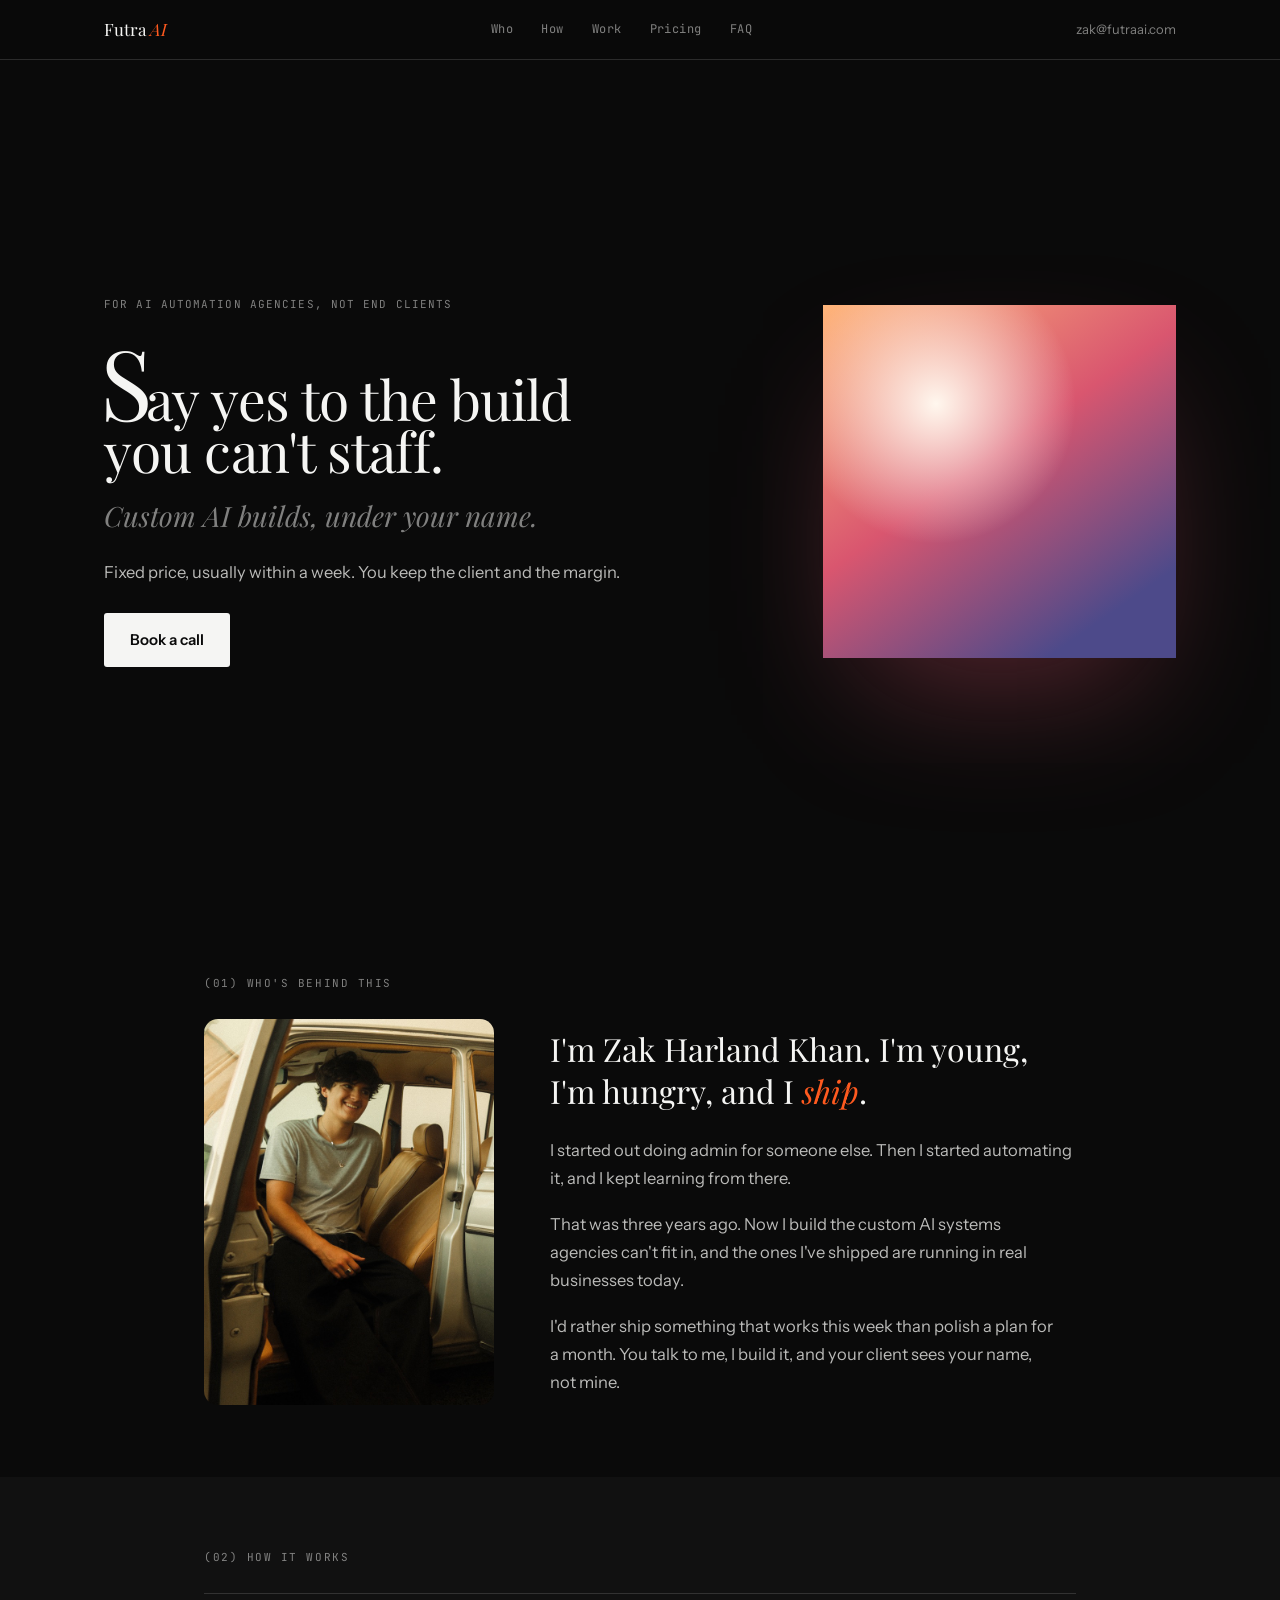
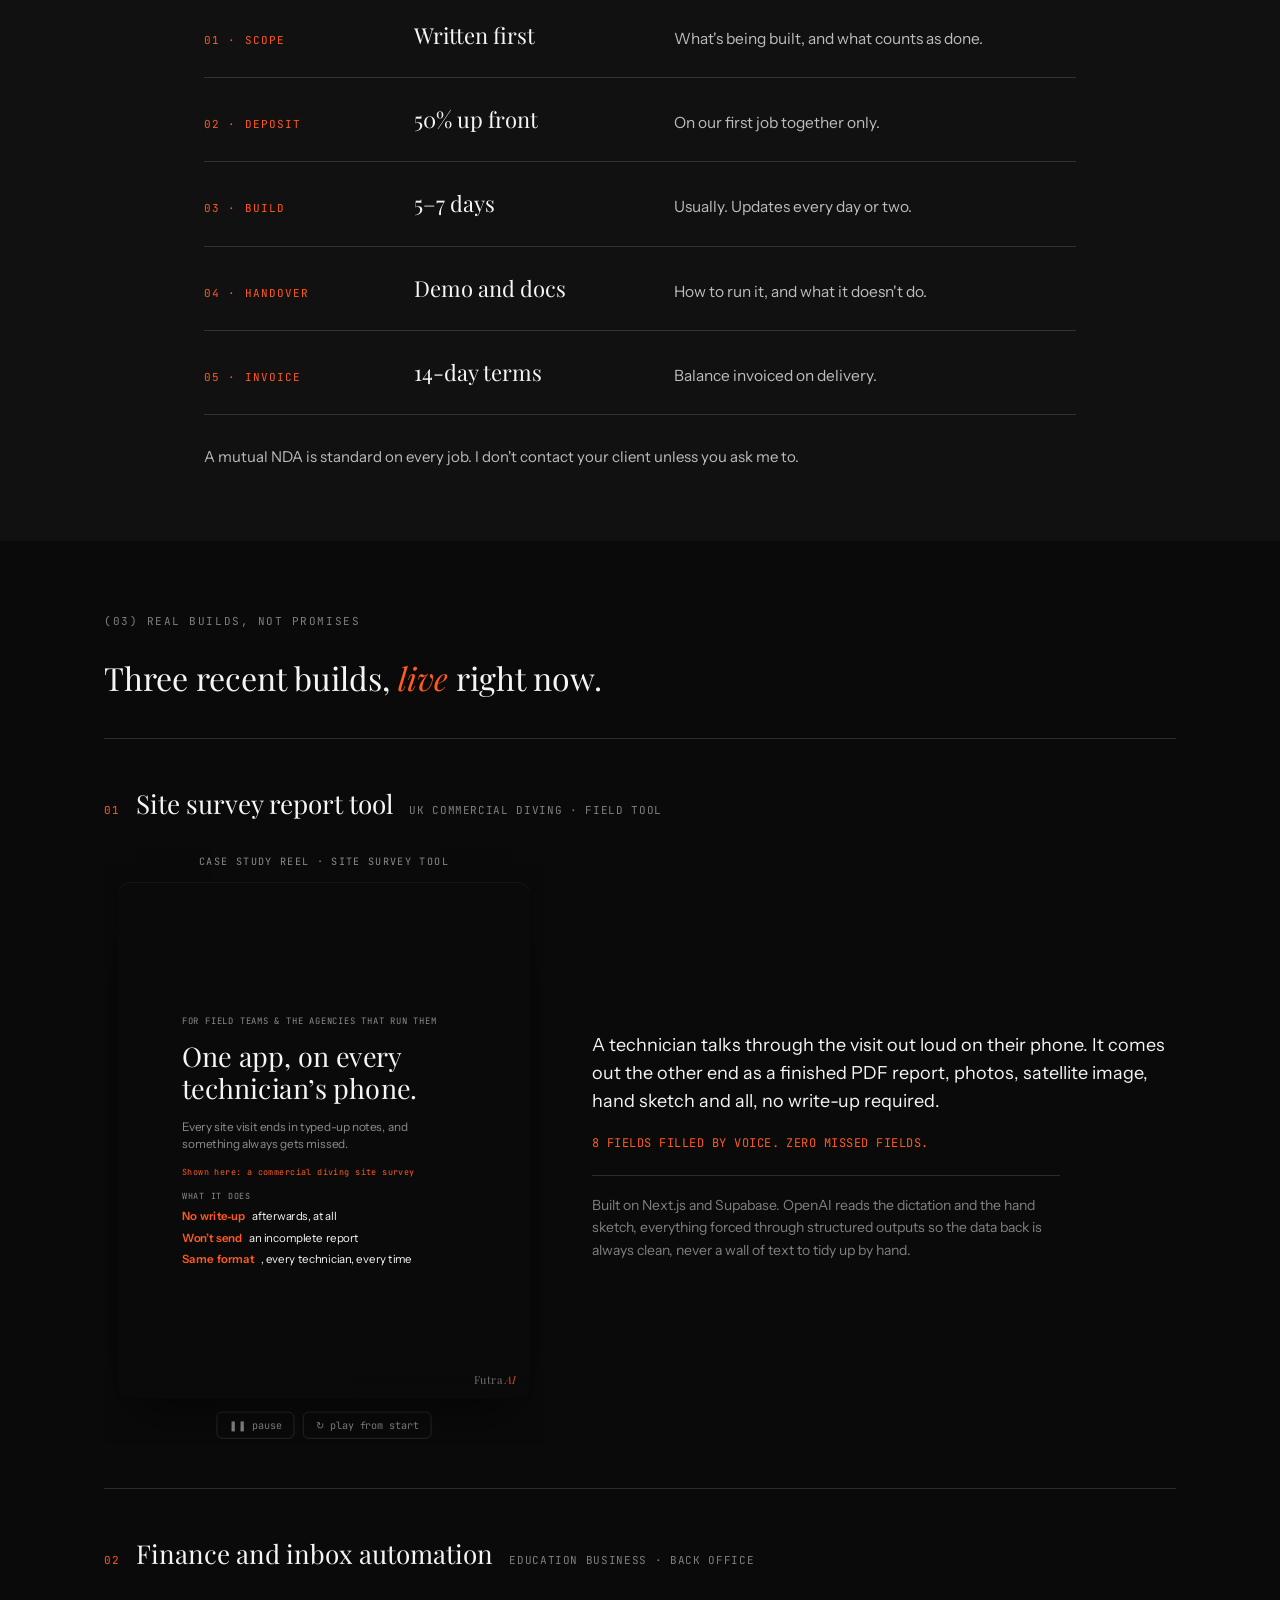
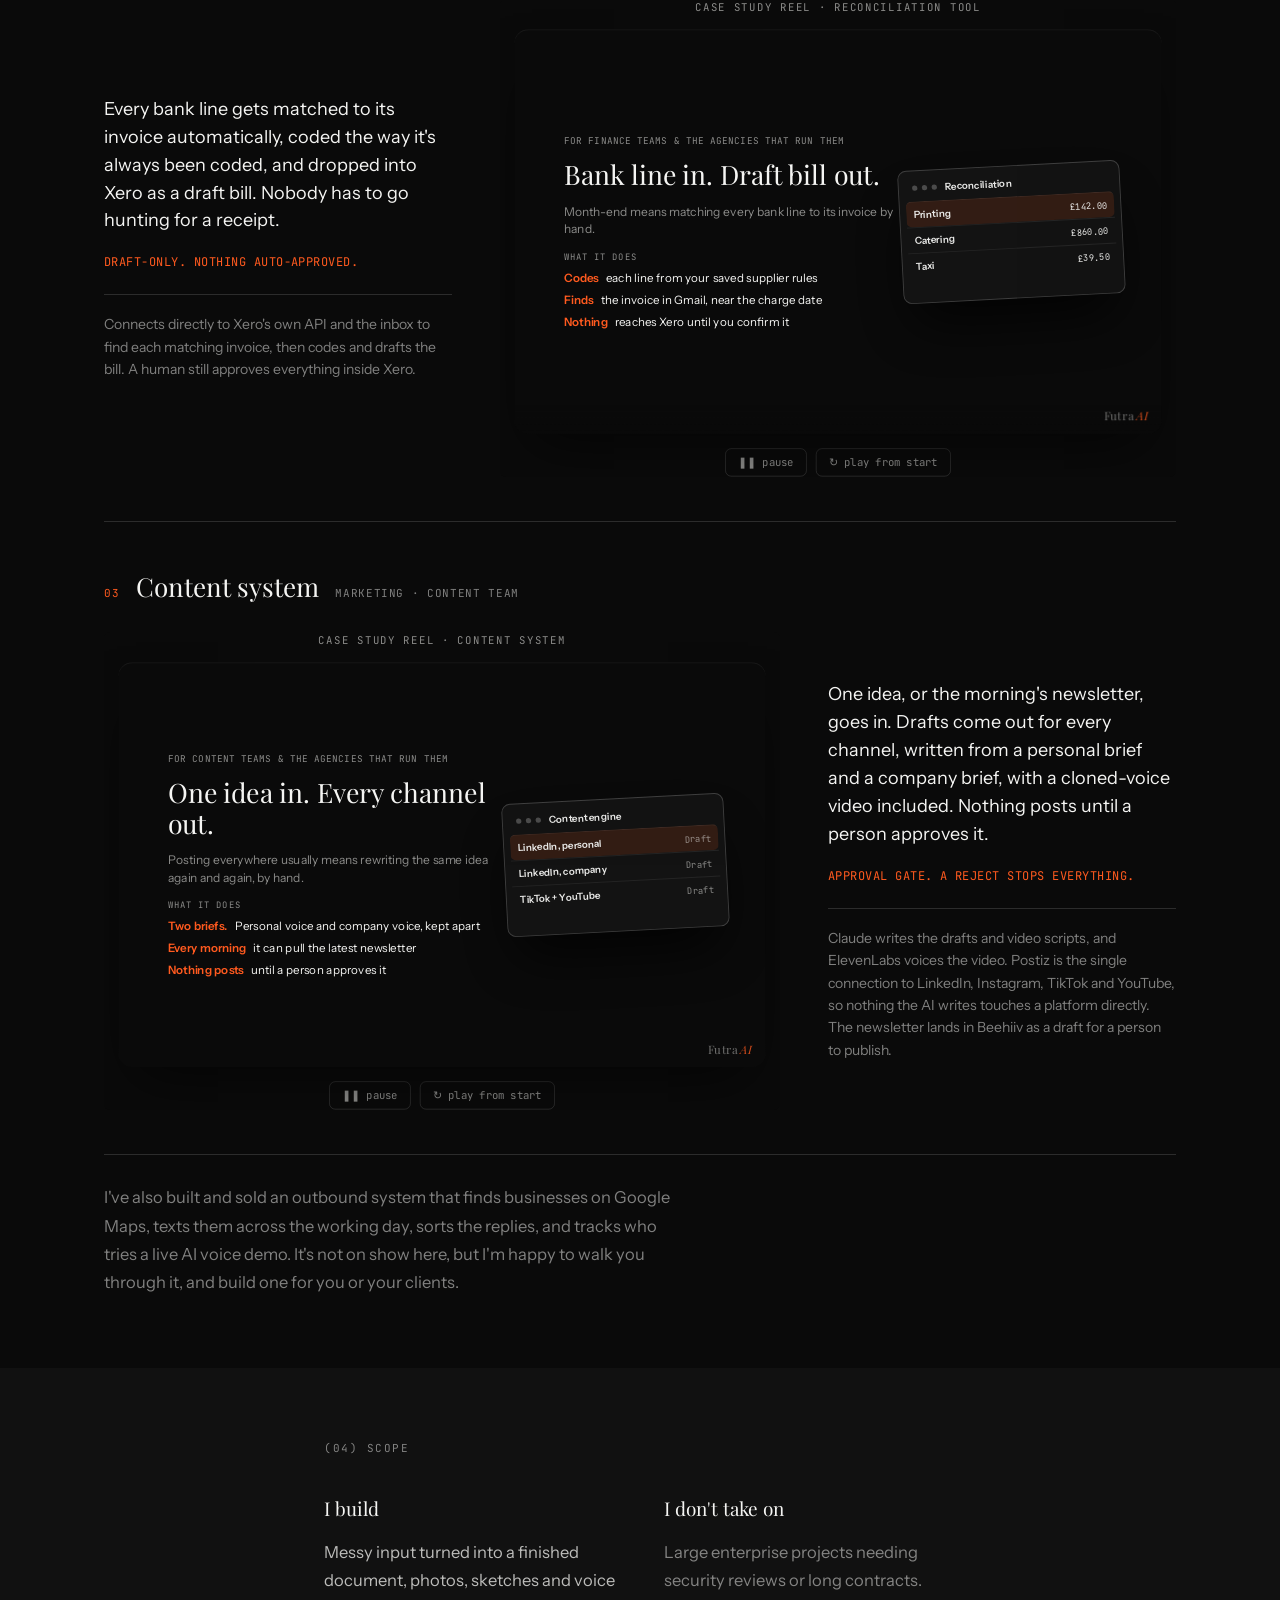
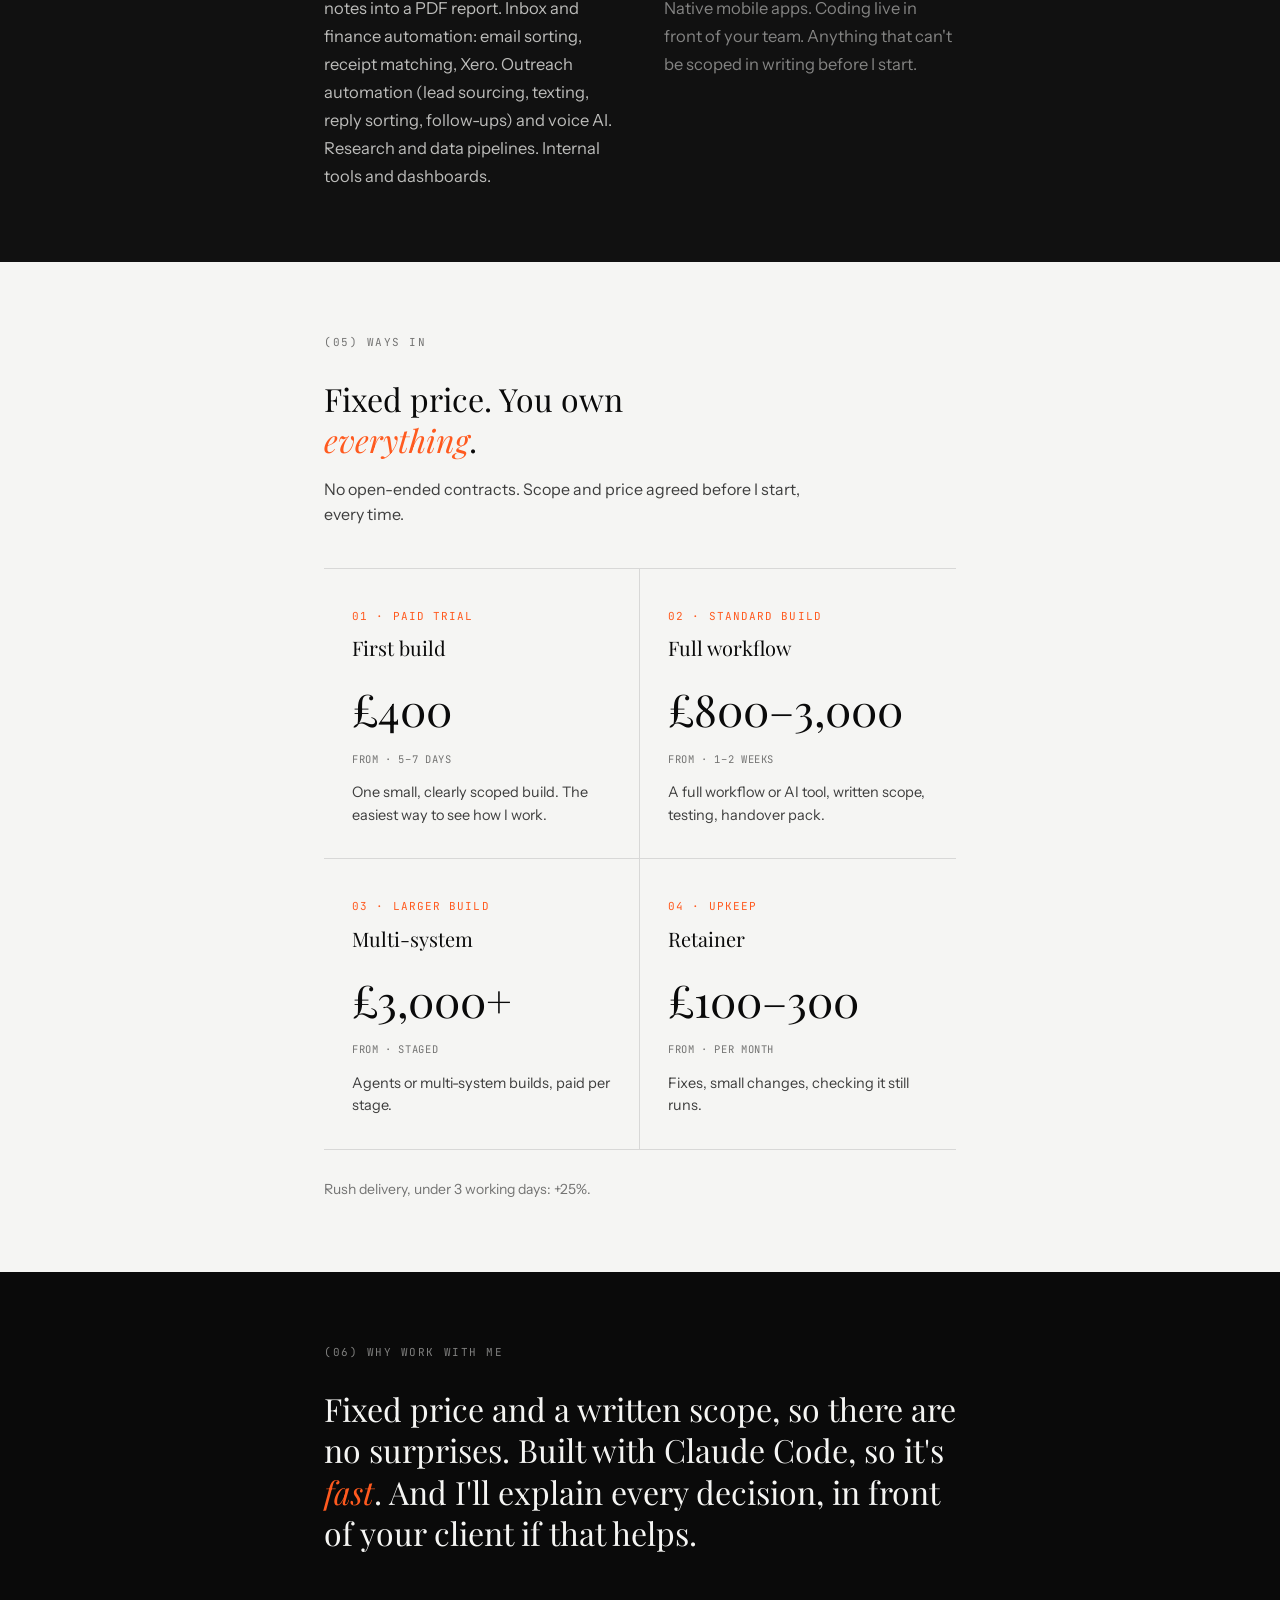
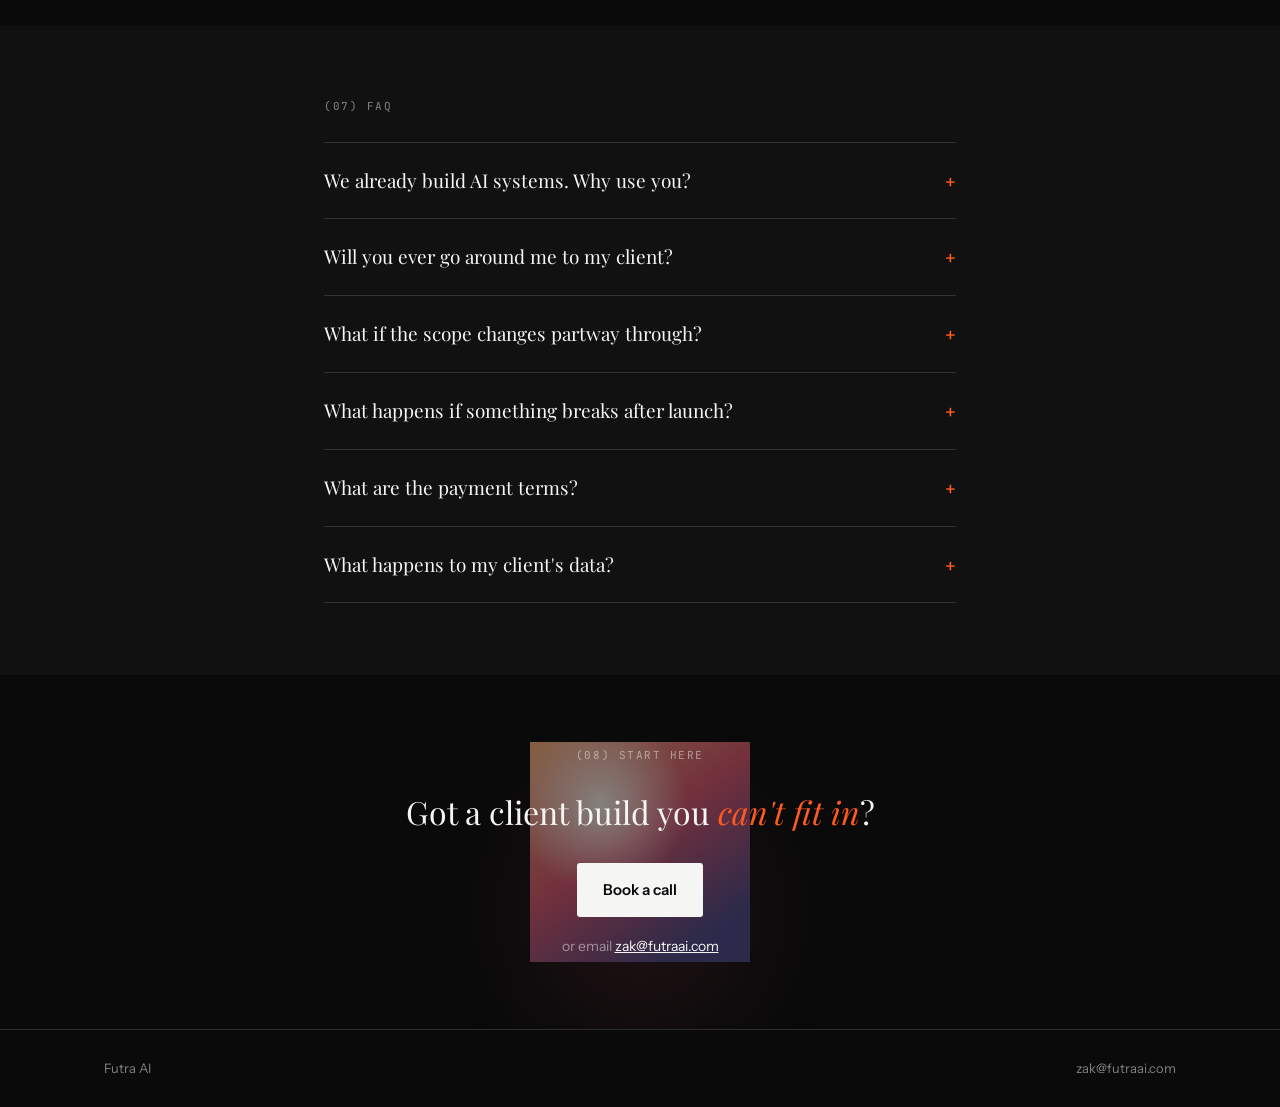
<file: index.html>
<!doctype html>
<html lang="en">
<head>
<meta charset="utf-8">
<meta name="viewport" content="width=device-width, initial-scale=1">
<title>Futra AI: custom AI builds for AI agencies</title>
<meta name="description" content="Custom AI builds for AI automation agencies, under your name. When you're at capacity or a client needs more than your stack can do. Fixed price, usually within a week.">
<link rel="icon" href="favicon.svg" type="image/svg+xml">
<link rel="icon" href="favicon.ico" sizes="48x48">
<link rel="apple-touch-icon" href="apple-touch-icon.png">
<link rel="preconnect" href="https://fonts.googleapis.com">
<link rel="stylesheet" href="https://fonts.googleapis.com/css2?family=Playfair+Display:ital,wght@0,400;0,500;1,500&family=Instrument+Sans:wght@400;500;600&family=JetBrains+Mono:wght@400;500&display=swap">
<link rel="stylesheet" href="styles.css?v=15">
</head>
<body>

<header class="site-header">
  <div class="wrap">
    <a class="brand" href="#top">Futra <span>AI</span></a>
    <nav class="site-nav">
      <a href="#who">Who</a>
      <a href="#how">How</a>
      <a href="#work">Work</a>
      <a href="#pricing">Pricing</a>
      <a href="#faq">FAQ</a>
    </nav>
    <a class="nav-cta" href="mailto:zak@futraai.com?subject=Scoping%20call">zak@futraai.com</a>
  </div>
</header>

<main id="top">

  <!-- HERO -->
  <section class="hero">
    <div class="wrap hero-grid">
      <div class="hero-main">
        <p class="hero-note">For AI automation agencies, not end clients</p>
        <div class="hero-type">
          <h1 class="word">
            <span class="line"><span class="big big-s">S</span><span class="rest">ay yes to the build</span></span>
            <span class="line rest">you can't staff.</span>
          </h1>
        </div>
        <p class="hero-head-faint">Custom AI builds, under your name.</p>
        <p class="hero-sub">Fixed price, usually within a week. You keep the client and the margin.</p>
        <a class="btn btn-primary" href="mailto:zak@futraai.com?subject=Scoping%20call&body=Hi%20Zak%2C%0A%0AWe%27ve%20got%20something%20in%20our%20backlog%20we%27d%20like%20built.">Book a call</a>
      </div>
      <div class="hero-graphic">
        <div class="blob"></div>
      </div>
    </div>
  </section>

  <!-- (01) WHO THIS IS FOR -->
  <section class="section" id="who">
    <div class="wrap wrap-how">
      <p class="eyebrow">(01) Who's behind this</p>
      <div class="who-grid">
        <img class="who-photo" src="zak.jpg" width="720" height="960" alt="Zak, smiling, sitting in the open door of a classic car" loading="lazy">
        <div>
          <p class="statement">I'm Zak Harland Khan. I'm young, I'm hungry, and I <em>ship</em>.</p>
          <p class="prose who-copy">I started out doing admin for someone else. Then I started automating it, and I kept learning from there.</p>
          <p class="prose who-copy">That was three years ago. Now I build the custom AI systems agencies can't fit in, and the ones I've shipped are running in real businesses today.</p>
          <p class="prose who-copy">I'd rather ship something that works this week than polish a plan for a month. You talk to me, I build it, and your client sees your name, not mine.</p>
        </div>
      </div>
    </div>
  </section>

  <!-- (02) HOW IT WORKS -->
  <section class="section section-light" id="how">
    <div class="wrap wrap-how">
      <p class="eyebrow">(02) How it works</p>
      <ol class="num-list">
        <li>
          <span class="num-label">01 &#183; Scope</span>
          <h3>Written first</h3>
          <p>What's being built, and what counts as done.</p>
        </li>
        <li>
          <span class="num-label">02 &#183; Deposit</span>
          <h3>50% up front</h3>
          <p>On our first job together only.</p>
        </li>
        <li>
          <span class="num-label">03 &#183; Build</span>
          <h3>5&#8211;7 days</h3>
          <p>Usually. Updates every day or two.</p>
        </li>
        <li>
          <span class="num-label">04 &#183; Handover</span>
          <h3>Demo and docs</h3>
          <p>How to run it, and what it doesn't do.</p>
        </li>
        <li>
          <span class="num-label">05 &#183; Invoice</span>
          <h3>14-day terms</h3>
          <p>Balance invoiced on delivery.</p>
        </li>
      </ol>
      <p class="trust-line">A mutual NDA is standard on every job. I don't contact your client unless you ask me to.</p>
    </div>
  </section>

  <!-- (03) CASE STUDIES -->
  <section class="section" id="work">
    <div class="wrap">
      <p class="eyebrow">(03) Real builds, not promises</p>
      <p class="statement statement-tight">Three recent builds, <em>live</em> right now.</p>

      <article class="case-item">
        <div class="case-head">
          <span class="num-label">01</span>
          <h3>Site survey report tool</h3>
          <span class="case-meta">UK commercial diving &#183; field tool</span>
        </div>
        <div class="case-body">
          <div class="case-demo case-demo-portrait" data-demo-src="demos/site-survey-demo.html" data-demo-title="Site survey tool demo" data-demo-width="520" data-demo-height="704"></div>
          <div class="case-copy">
            <p class="case-what">A technician talks through the visit out loud on their phone. It comes out the other end as a finished PDF report, photos, satellite image, hand sketch and all, no write-up required.</p>
            <p class="case-stats">8 fields filled by voice. Zero missed fields.</p>
            <p class="case-built">Built on Next.js and Supabase. OpenAI reads the dictation and the hand sketch, everything forced through structured outputs so the data back is always clean, never a wall of text to tidy up by hand.</p>
          </div>
        </div>
      </article>

      <article class="case-item">
        <div class="case-head">
          <span class="num-label">02</span>
          <h3>Finance and inbox automation</h3>
          <span class="case-meta">education business &#183; back office</span>
        </div>
        <div class="case-body case-body-reverse">
          <div class="case-demo case-demo-landscape" data-demo-src="demos/reconciliation-demo.html" data-demo-title="Reconciliation tool demo" data-demo-width="760" data-demo-height="538" data-demo-width-mobile="480" data-demo-height-mobile="732"></div>
          <div class="case-copy">
            <p class="case-what">Every bank line gets matched to its invoice automatically, coded the way it's always been coded, and dropped into Xero as a draft bill. Nobody has to go hunting for a receipt.</p>
            <p class="case-stats">Draft-only. Nothing auto-approved.</p>
            <p class="case-built">Connects directly to Xero's own API and the inbox to find each matching invoice, then codes and drafts the bill. A human still approves everything inside Xero.</p>
          </div>
        </div>
      </article>

      <article class="case-item">
        <div class="case-head">
          <span class="num-label">03</span>
          <h3>Content system</h3>
          <span class="case-meta">marketing &#183; content team</span>
        </div>
        <div class="case-body">
          <div class="case-demo case-demo-landscape" data-demo-src="demos/content-engine-demo.html" data-demo-title="Content system demo" data-demo-width="760" data-demo-height="538" data-demo-width-mobile="480" data-demo-height-mobile="732"></div>
          <div class="case-copy">
            <p class="case-what">One idea, or the morning's newsletter, goes in. Drafts come out for every channel, written from a personal brief and a company brief, with a cloned-voice video included. Nothing posts until a person approves it.</p>
            <p class="case-stats">Approval gate. A reject stops everything.</p>
            <p class="case-built">Claude writes the drafts and video scripts, and ElevenLabs voices the video. Postiz is the single connection to LinkedIn, Instagram, TikTok and YouTube, so nothing the AI writes touches a platform directly. The newsletter lands in Beehiiv as a draft for a person to publish.</p>
          </div>
        </div>
      </article>

      <p class="prose prose-dim case-more">I've also built and sold an outbound system that finds businesses on Google Maps, texts them across the working day, sorts the replies, and tracks who tries a live AI voice demo. It's not on show here, but I'm happy to walk you through it, and build one for you or your clients.</p>

    </div>
  </section>

  <!-- (04) WHAT I BUILD -->
  <section class="section section-light" id="build">
    <div class="wrap wrap-narrow">
      <p class="eyebrow">(04) Scope</p>
      <div class="build-grid">
        <div>
          <h3 class="build-head">I build</h3>
          <p class="prose">Messy input turned into a finished document, photos, sketches and voice notes into a PDF report. Inbox and finance automation: email sorting, receipt matching, Xero. Outreach automation (lead sourcing, texting, reply sorting, follow-ups) and voice AI. Research and data pipelines. Internal tools and dashboards.</p>
        </div>
        <div>
          <h3 class="build-head">I don't take on</h3>
          <p class="prose prose-dim">Large enterprise projects needing security reviews or long contracts. Native mobile apps. Coding live in front of your team. Anything that can't be scoped in writing before I start.</p>
        </div>
      </div>
    </div>
  </section>

  <!-- (05) PRICING -->
  <section class="section section-paper" id="pricing">
    <div class="wrap wrap-narrow">
      <p class="eyebrow eyebrow-ink">(05) Ways in</p>
      <p class="statement statement-ink">Fixed price. You own <em>everything</em>.</p>
      <p class="statement-sub">No open-ended contracts. Scope and price agreed before I start, every time.</p>

      <div class="tier-grid">
        <div class="tier">
          <span class="num-label num-label-ink">01 &#183; Paid trial</span>
          <h3>First build</h3>
          <div class="tier-price">&#163;400</div>
          <span class="tier-meta">from &#183; 5&#8211;7 days</span>
          <p>One small, clearly scoped build. The easiest way to see how I work.</p>
        </div>
        <div class="tier">
          <span class="num-label num-label-ink">02 &#183; Standard build</span>
          <h3>Full workflow</h3>
          <div class="tier-price">&#163;800&#8211;3,000</div>
          <span class="tier-meta">from &#183; 1&#8211;2 weeks</span>
          <p>A full workflow or AI tool, written scope, testing, handover pack.</p>
        </div>
        <div class="tier">
          <span class="num-label num-label-ink">03 &#183; Larger build</span>
          <h3>Multi-system</h3>
          <div class="tier-price">&#163;3,000+</div>
          <span class="tier-meta">from &#183; staged</span>
          <p>Agents or multi-system builds, paid per stage.</p>
        </div>
        <div class="tier">
          <span class="num-label num-label-ink">04 &#183; Upkeep</span>
          <h3>Retainer</h3>
          <div class="tier-price">&#163;100&#8211;300</div>
          <span class="tier-meta">from &#183; per month</span>
          <p>Fixes, small changes, checking it still runs.</p>
        </div>
      </div>
      <p class="rush-note">Rush delivery, under 3 working days: +25%.</p>
    </div>
  </section>

  <!-- (06) WHY WORK WITH ME -->
  <section class="section" id="why">
    <div class="wrap wrap-narrow">
      <p class="eyebrow">(06) Why work with me</p>
      <p class="statement">Fixed price and a written scope, so there are no surprises. Built with Claude Code, so it's <em>fast</em>. And I'll explain every decision, in front of your client if that helps.</p>
    </div>
  </section>

  <!-- (07) FAQ -->
  <section class="section section-light" id="faq">
    <div class="wrap wrap-narrow">
      <p class="eyebrow">(07) FAQ</p>
      <div class="faq-list">
        <details class="faq-item">
          <summary>We already build AI systems. Why use you?</summary>
          <p>For overflow, and for builds outside your usual stack. When you're at capacity, or a client asks for something your team hasn't built, I take that one build at a fixed price, under your name, and hand it back documented.</p>
        </details>
        <details class="faq-item">
          <summary>Will you ever go around me to my client?</summary>
          <p>No. I don't contact your client unless you ask me to, and a non-solicit clause is part of the standard agreement.</p>
        </details>
        <details class="faq-item">
          <summary>What if the scope changes partway through?</summary>
          <p>Anything new is a change request, with its own price, agreed before I start on it.</p>
        </details>
        <details class="faq-item">
          <summary>What happens if something breaks after launch?</summary>
          <p>I offer an upkeep retainer, from £100 a month, for fixes and small changes. Without one, you can still ask and I'll quote it.</p>
        </details>
        <details class="faq-item">
          <summary>What are the payment terms?</summary>
          <p>50% deposit on our first job together, balance invoiced on delivery, due in 14 days.</p>
        </details>
        <details class="faq-item">
          <summary>What happens to my client's data?</summary>
          <p>The written scope lists every service the data will touch before I start, usually a database and the AI provider that reads it, and I use only those. A mutual NDA covers everything, and I don't reuse code built for one client on another. Every demo on this page uses test data, never real client data.</p>
        </details>
      </div>
    </div>
  </section>

  <!-- (08) FOOTER CTA -->
  <section class="section cta-footer" id="contact">
    <div class="cta-blob-wrap"><div class="blob blob-small"></div></div>
    <div class="wrap wrap-narrow">
      <p class="eyebrow">(08) Start here</p>
      <p class="statement statement-center">Got a client build you <em>can't fit in</em>?</p>
      <a class="btn btn-primary" href="mailto:zak@futraai.com?subject=Scoping%20call&body=Hi%20Zak%2C%0A%0AWe%27ve%20got%20something%20in%20our%20backlog%20we%27d%20like%20built.">Book a call</a>
      <p class="footer-email">or email <a href="mailto:zak@futraai.com">zak@futraai.com</a></p>
    </div>
  </section>

</main>

<footer class="site-footer">
  <div class="wrap">
    <span>Futra AI</span>
    <span>zak@futraai.com</span>
  </div>
</footer>

<script src="script.js?v=10"></script>
</body>
</html>
</file>
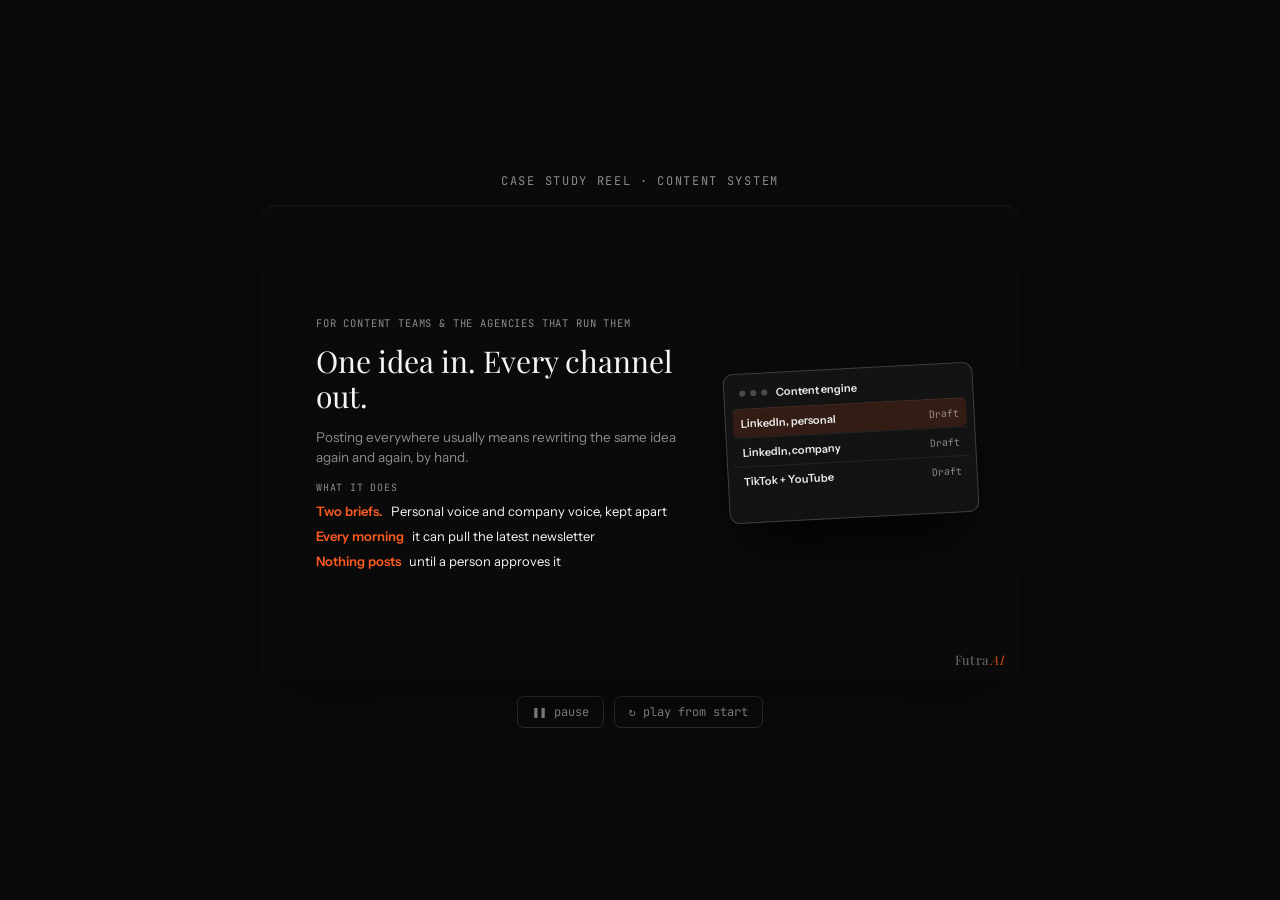
<file: demos/content-engine-demo.html>
<!doctype html>
<html>
<head>
<meta charset="utf-8">
<meta name="viewport" content="width=device-width,initial-scale=1,viewport-fit=cover">
<title>Content Engine Demo</title>
<style>
  html,body{overflow:hidden;height:100%}
</style>
<style>
  /* Layout: one persistent dash-window with a step tracker on top, crossfading
     panes inside it, and a caption band narrating each beat. The board pane
     holds the five channel cards and keeps the same cards on screen from draft
     to review to posted, so the viewer watches one thing move through the
     pipeline. Deliberate dark "theatre" treatment, single theme by choice.
     Narrow containers (the mobile embed) switch to a portrait stage. */
  :root{
    --ink:#0a0a0a;
    --panel:#141414;
    --paper:#f5f5f3;
    --text:#f5f5f3;
    --dim:rgba(245,245,243,.55);
    --accent:#ff5a1f;
    --stop:#ff8a8a;
    color-scheme:dark;
  }
  *{box-sizing:border-box}
  body{
    margin:0;
    background:var(--ink);
    color:var(--text);
    font-family:'Instrument Sans',system-ui,sans-serif;
    min-height:100%;
    display:flex;
    flex-direction:column;
    align-items:center;
    justify-content:center;
    gap:16px;
    padding:28px 16px;
  }
  .eyebrow{
    font-family:'JetBrains Mono',monospace;
    font-size:12px;
    letter-spacing:.14em;
    text-transform:uppercase;
    color:var(--dim);
  }
  .stage-wrap{width:100%;max-width:760px;container-type:inline-size;container-name:demo}
  .stage{
    position:relative;
    width:100%;
    aspect-ratio:16/10;
    background:var(--ink);
    border-radius:16px;
    overflow:hidden;
    box-shadow:0 1px 0 rgba(255,255,255,.06) inset, 0 30px 60px -20px rgba(0,0,0,.6);
  }
  .stage.paused *{animation-play-state:paused!important}
  .brand{
    position:absolute;bottom:12px;right:16px;z-index:9;
    font-family:'Playfair Display',serif;font-weight:400;font-size:13px;
    color:var(--dim);letter-spacing:.02em;opacity:.8;
  }
  .brand span{color:var(--accent);font-style:italic}

  /* ---------- step tracker (clickable) ---------- */
  .tracker{
    position:absolute;top:10px;left:0;right:0;z-index:9;
    display:flex;align-items:center;justify-content:center;gap:6px;row-gap:4px;flex-wrap:wrap;
    padding:0 10px;
    opacity:0;transition:opacity .4s ease;pointer-events:none;
  }
  .tracker.show{opacity:1;pointer-events:auto}
  .tstep{
    display:flex;align-items:center;gap:6px;white-space:nowrap;cursor:pointer;
    font-family:'JetBrains Mono',monospace;font-size:10px;letter-spacing:.03em;
    color:var(--dim);padding:5px 10px 5px 7px;border-radius:20px;
    background:rgba(255,255,255,.04);border:1px solid rgba(255,255,255,.07);
    transition:color .3s ease, background .3s ease, border-color .3s ease;
  }
  .tstep:hover{border-color:rgba(255,255,255,.25)}
  .tstep:focus-visible{outline:2px solid var(--accent);outline-offset:2px}
  .tstep .tnum{
    width:16px;height:16px;border-radius:50%;flex:0 0 auto;
    display:flex;align-items:center;justify-content:center;
    font-size:10px;background:rgba(255,255,255,.08);color:var(--dim);
    transition:background .3s ease, color .3s ease;
  }
  .tstep.active{color:var(--text);background:rgba(255,90,31,.1);border-color:rgba(255,90,31,.35)}
  .tstep.active .tnum{background:var(--accent);color:var(--ink)}
  .tstep.done .tnum{background:rgba(255,90,31,.3);color:var(--text)}
  .ttrack{width:16px;height:1px;background:rgba(255,255,255,.12)}

  /* ---------- shared layer mechanics ---------- */
  .layer{
    position:absolute;inset:0;
    display:flex;align-items:center;justify-content:center;
    opacity:0;pointer-events:none;transition:opacity .5s ease;
  }
  .layer.show{opacity:1}

  /* ---------- title scene ---------- */
  .layer[data-layer="title"]{align-items:center}
  .layer[data-layer="dash"]{align-items:flex-start}
  .title-wrap{text-align:left;width:100%;padding:0 56px;display:flex;flex-direction:column;gap:14px}
  .title-wrap > *{max-width:380px}
  .title-for{
    font-family:'JetBrains Mono',monospace;font-size:10.5px;letter-spacing:.08em;
    color:var(--dim);text-transform:uppercase;
    opacity:0;transform:translateY(8px);transition:opacity .5s ease, transform .5s ease;
  }
  .title-main{
    font-family:'Playfair Display',serif;font-weight:400;
    font-size:clamp(22px,4.4cqw,30px);line-height:1.18;
    opacity:0;transform:translateY(10px);transition:opacity .5s ease .12s, transform .5s ease .12s;
  }
  .title-problem{
    font-size:13.5px;line-height:1.45;color:var(--dim);margin:0;
    opacity:0;transform:translateY(10px);transition:opacity .5s ease .22s, transform .5s ease .22s;
  }
  .title-saves{
    display:flex;flex-direction:column;gap:9px;
    opacity:0;transform:translateY(10px);transition:opacity .5s ease .34s, transform .5s ease .34s;
  }
  .title-saves-label{
    font-family:'JetBrains Mono',monospace;font-size:10px;letter-spacing:.08em;
    color:var(--dim);text-transform:uppercase;
  }
  .title-save-row{display:flex;align-items:baseline;gap:8px;font-family:'Instrument Sans',sans-serif;font-size:13px;color:var(--text)}
  .title-save-row b{font-family:'Instrument Sans',sans-serif;color:var(--accent);font-weight:600;white-space:nowrap}
  .layer[data-layer="title"].show .title-for,
  .layer[data-layer="title"].show .title-main,
  .layer[data-layer="title"].show .title-problem,
  .layer[data-layer="title"].show .title-saves{opacity:1;transform:translateY(0)}
  .title-preview{
    position:absolute;right:44px;top:50%;margin-top:-75px;width:250px;height:150px;
    background:var(--panel);border:1px solid rgba(255,255,255,.2);border-radius:10px;
    padding:12px 15px;overflow:hidden;box-sizing:border-box;
    box-shadow:0 34px 60px -14px rgba(0,0,0,.8);
    opacity:0;transform:translateY(22px) rotate(-3deg);
    transition:opacity .7s ease .2s, transform .7s cubic-bezier(.2,.8,.2,1) .2s;
  }
  .layer[data-layer="title"].show .title-preview{opacity:.95;transform:translateY(0) rotate(-3deg)}
  .tp-top{display:flex;align-items:center;gap:5px;margin-bottom:8px}
  .tp-dot{width:6px;height:6px;border-radius:50%;background:rgba(255,255,255,.25);flex:0 0 auto}
  .tp-title{font-family:'Instrument Sans',sans-serif;font-weight:600;font-size:11px;color:var(--text);margin-left:4px}
  .tp-row{
    display:flex;justify-content:space-between;align-items:center;gap:8px;
    padding:7px 8px;margin:0 -8px;border-top:1px solid rgba(255,255,255,.08);
    font-family:'JetBrains Mono',monospace;font-size:10px;color:var(--dim);
  }
  .tp-row:first-of-type{border-top:none}
  .tp-row b{font-family:'Instrument Sans',sans-serif;font-weight:600;color:var(--text);font-size:11px}
  .tp-row.pick{background:rgba(255,90,31,.14);border-radius:6px}

  /* ---------- end scene ---------- */
  .layer[data-layer="end"]{z-index:7;padding-bottom:70px;background:rgba(10,10,10,.92)}
  .end-wrap{max-width:430px;padding:0 28px;display:flex;flex-direction:column;gap:10px;
    opacity:0;transform:translateY(8px);transition:opacity .5s ease .15s, transform .5s ease .15s}
  .layer[data-layer="end"].show .end-wrap{opacity:1;transform:translateY(0)}

  /* ---------- dashboard window ---------- */
  .dash-window{
    position:relative;
    width:90%;height:calc(100% - 107px);margin-top:62px;background:#111111;border-radius:10px;overflow:hidden;
    display:flex;flex-direction:column;
    box-shadow:0 24px 50px -16px rgba(0,0,0,.6), 0 0 0 1px rgba(255,255,255,.06);
    transition:filter .5s ease;
  }
  .dash-window.closing{filter:brightness(.3)}
  .dash-top{
    flex:0 0 auto;display:flex;align-items:baseline;gap:10px;
    padding:10px 16px;border-bottom:1px solid rgba(255,255,255,.07);
  }
  .ddot{width:7px;height:7px;border-radius:50%;background:rgba(255,255,255,.15);align-self:center;margin-right:2px}
  .dash-title{font-family:'Instrument Sans',sans-serif;font-weight:600;font-size:12.5px;color:var(--text);white-space:nowrap;flex:none}
  .dash-sub{font-family:'Instrument Sans',sans-serif;font-size:10.5px;color:var(--dim);white-space:nowrap;overflow:hidden;text-overflow:ellipsis;min-width:0}
  .dash-main{flex:1;position:relative;min-width:0}
  .dash-pane{
    position:absolute;inset:0;padding:14px 18px;
    opacity:0;pointer-events:none;transition:opacity .4s ease, transform .4s ease;
    transform:translateY(5px);
    display:flex;flex-direction:column;gap:12px;
  }
  .dash-pane.show{opacity:1;transform:translateY(0)}
  .dash-pane[data-pane="input"]{justify-content:center}

  /* ---------- input pane: two briefs, two triggers ---------- */
  .in-row{display:flex;gap:10px}
  .in-card{
    flex:1;background:var(--ink);border:1px solid rgba(255,255,255,.14);border-radius:8px;padding:13px 14px;
    display:flex;flex-direction:column;gap:5px;min-width:0;
  }
  .node-label{font-family:'JetBrains Mono',monospace;font-size:10px;letter-spacing:.04em;color:var(--accent)}
  .node-desc{font-size:13px;color:var(--text);line-height:1.4}
  .node-to{font-family:'JetBrains Mono',monospace;font-size:10px;color:var(--dim);line-height:1.4}
  .in-sec{font-family:'JetBrains Mono',monospace;font-size:10px;letter-spacing:.08em;color:var(--dim);text-transform:uppercase;margin-top:2px}
  .gen-btn{
    align-self:center;background:var(--accent);color:#fff;font-size:13px;font-weight:600;
    padding:7px 18px;border-radius:6px;border:none;font-family:'Instrument Sans',sans-serif;
    transition:transform .15s ease, filter .15s ease, opacity .3s ease;
  }
  .gen-btn.pressed{transform:scale(.96);filter:brightness(1.18)}

  /* ---------- draft pane: newsletter in, post out ---------- */
  .dr-grid{display:grid;grid-template-columns:1fr 26px 1fr;gap:8px;align-items:start}
  .dr-col{display:flex;flex-direction:column;gap:6px;min-width:0}
  .dr-label{font-family:'JetBrains Mono',monospace;font-size:10px;letter-spacing:.06em;color:var(--dim);text-transform:uppercase}
  .dr-doc{
    background:var(--ink);border:1px solid rgba(255,255,255,.1);border-radius:8px;padding:10px 12px;
    display:flex;flex-direction:column;gap:8px;min-height:150px;
  }
  .dr-doc p{margin:0;font-size:14px;line-height:1.5;color:var(--text)}
  .dr-arrow{align-self:center;color:var(--accent);font-size:18px;text-align:center;padding-top:20px}
  mark{background:transparent;color:inherit;border-radius:3px;padding:0 3px;transition:background .3s ease,color .3s ease}
  mark.on{background:rgba(255,90,31,.25);color:var(--accent);font-weight:600}
  .smart-caption{
    margin-top:auto;background:rgba(255,90,31,.1);border:1px solid rgba(255,90,31,.3);border-radius:6px;
    padding:6px 10px;font-family:'JetBrains Mono',monospace;font-size:10px;color:var(--accent);
    opacity:0;transform:translateY(4px);transition:opacity .35s ease, transform .35s ease;
  }
  .smart-caption.show{opacity:1;transform:translateY(0)}

  /* ---------- board pane: five channel cards ---------- */
  .board{display:grid;grid-template-columns:repeat(3,1fr);gap:8px;flex:0 0 auto}
  .bcard{
    background:var(--ink);border:1px solid rgba(255,255,255,.1);border-radius:8px;padding:10px 12px;
    display:flex;flex-direction:column;gap:5px;min-width:0;
    opacity:0;transform:translateY(6px);transition:opacity .35s ease, transform .35s ease, border-color .3s ease;
  }
  .bcard.in{opacity:1;transform:translateY(0)}
  .bcard.wide{grid-column:span 2}
  .bhead{display:flex;align-items:center;justify-content:space-between;gap:6px}
  .bname{display:flex;flex-direction:column;gap:2px;font-family:'JetBrains Mono',monospace;font-size:10px;color:var(--dim);min-width:0}
  .bname b{color:var(--text);font-weight:500}
  .bbrief{font-family:'JetBrains Mono',monospace;font-size:10px;letter-spacing:.04em;color:var(--accent)}
  .btext{margin:0;font-size:12.5px;line-height:1.4;color:var(--text);transition:opacity .3s ease}
  .status-pill{
    flex:0 0 auto;font-family:'JetBrains Mono',monospace;font-size:10px;
    padding:1px 7px;border-radius:10px;white-space:nowrap;
    background:rgba(255,255,255,.1);color:var(--dim);border:1px solid transparent;
    transition:background .3s ease,color .3s ease,border-color .3s ease;
  }
  .status-pill.review{background:rgba(255,255,255,.06);border-color:rgba(255,255,255,.3);color:var(--text)}
  .status-pill.approved{background:rgba(255,90,31,.12);border-color:rgba(255,90,31,.4);color:var(--accent)}
  .status-pill.rejected{background:rgba(255,90,90,.12);border-color:rgba(255,120,120,.45);color:var(--stop)}
  .status-pill.posted{background:var(--accent);color:#fff}
  .status-pill.queued{background:transparent;border-color:rgba(255,255,255,.35);color:var(--text)}
  .bcard.is-rejected{border-color:rgba(255,120,120,.3)}
  .bcard.is-rejected .btext{opacity:.35}
  .bnote{display:none;margin:0;font-family:'JetBrains Mono',monospace;font-size:10px;line-height:1.4;color:var(--dim)}
  .bnote.show{display:block}
  .bcard.is-rejected .bnote.stop{display:block;color:var(--stop)}
  .vrow{display:flex;align-items:center;gap:10px;flex-wrap:wrap}
  .wave{display:flex;align-items:center;gap:2px;height:18px}
  .wave i{display:block;width:3px;height:var(--h);border-radius:2px;background:var(--accent);transform-origin:center}
  .bcard.live .wave i{animation:wv 1.1s ease-in-out infinite;animation-delay:var(--d)}
  @keyframes wv{0%,100%{transform:scaleY(.45)}50%{transform:scaleY(1)}}
  .chip{font-family:'JetBrains Mono',monospace;font-size:10px;color:var(--text);background:rgba(255,90,31,.12);border:1px solid rgba(255,90,31,.3);padding:1px 6px;border-radius:4px;white-space:nowrap}
  .board-foot{display:flex;align-items:center;gap:12px;margin-top:auto;min-height:34px}
  .approve-btn{display:none;align-self:auto}
  .approve-btn.on{display:block;animation:fadein .3s ease}
  @keyframes fadein{from{opacity:0}to{opacity:1}}

  /* ---------- caption ---------- */
  .caption-band{
    position:absolute;left:0;right:0;bottom:0;z-index:8;
    padding:16px 22px;
    background:linear-gradient(to top, rgba(10,10,10,.92), rgba(10,10,10,0));
    pointer-events:none;
  }
  .caption{
    font-family:'Instrument Sans',sans-serif;font-weight:700;
    font-size:clamp(13px,2cqw,19px);line-height:1.25;max-width:78%;
    opacity:0;transform:translateY(5px);transition:opacity .3s ease, transform .3s ease;
  }
  .caption.show{opacity:1;transform:translateY(0)}

  /* ---------- controls ---------- */
  .controls{display:flex;gap:10px}
  .ctl{
    font-family:'JetBrains Mono',monospace;font-size:12px;
    color:var(--dim);background:transparent;border:1px solid rgba(255,255,255,.14);
    padding:7px 14px;border-radius:7px;cursor:pointer;
  }
  .ctl:hover{color:var(--text);border-color:rgba(255,255,255,.3)}
  .ctl:focus-visible{outline:2px solid var(--accent);outline-offset:2px}

  @media (prefers-reduced-motion: reduce){
    .layer,.dash-pane,.tstep,.status-pill,.smart-caption,.gen-btn,.caption,.bcard,.end-wrap,mark,.wave i{transition:none!important;animation:none!important}
  }

  /* ---------- narrow container: portrait stage (comes last to win the cascade) ---------- */
  @container demo (max-width:480px){
    .stage{aspect-ratio:4/5.3}
    .tracker{top:12px;gap:4px;flex-wrap:nowrap}
    .tstep{padding:4px 8px 4px 6px;gap:5px}
    .tstep:not(.active){padding:4px 5px}
    .tstep:not(.active) .tlabel{display:none}
    .ttrack{width:10px}
    .layer[data-layer="title"]{align-items:center}
    .title-wrap{max-width:400px;margin:0 auto;padding:0 24px;gap:12px}
    .title-wrap > *{max-width:none}
    .title-preview{display:none}
    .layer[data-layer="dash"]{align-items:flex-start}
    .dash-window{width:94%;height:calc(100% - 140px);margin-top:60px}
    .dash-sub{display:none}
    .dash-pane{padding:12px 12px;gap:8px}
    .in-card{padding:8px 10px}
    .node-desc{font-size:11.5px}
    .node-to{display:none}
    .dr-grid{grid-template-columns:1fr;grid-template-rows:1fr 20px 1fr}
    .dr-arrow{transform:rotate(90deg)}
    .dr-doc{padding:8px 10px;gap:6px;min-height:0}
    .smart-caption{margin-top:4px}
    .board{grid-template-columns:1fr;gap:6px}
    .bcard.wide{grid-column:auto}
    .bcard{padding:6px 10px;gap:3px}
    .bname{flex-direction:row;align-items:baseline;gap:8px}
    .btext{white-space:nowrap;overflow:hidden;text-overflow:ellipsis}
    .vrow{gap:6px}
    .vrow .chip:last-child{display:none}
    .bnote{font-size:10px}
    .layer[data-layer="end"]{padding-bottom:84px}
  }
</style>
<link rel="preconnect" href="https://fonts.googleapis.com">
<link rel="stylesheet" href="https://fonts.googleapis.com/css2?family=Playfair+Display:ital,wght@0,400;0,700;1,400&family=Instrument+Sans:wght@400;500;600;700&family=JetBrains+Mono:wght@400;500&display=swap">
</head>
<body>
<div class="eyebrow">Case study reel &#183; content system</div>
<div class="stage-wrap">
  <div class="stage" id="stage">
    <div class="brand">Futra <span>AI</span></div>

    <div class="tracker" id="tracker">
      <button class="tstep" type="button" data-step="0"><span class="tnum">1</span><span class="tlabel">Draft in their voice</span></button>
      <div class="ttrack"></div>
      <button class="tstep" type="button" data-step="1"><span class="tnum">2</span><span class="tlabel">Fit each channel</span></button>
      <div class="ttrack"></div>
      <button class="tstep" type="button" data-step="2"><span class="tnum">3</span><span class="tlabel">Review &amp; post</span></button>
    </div>

    <div class="layer" id="layerTitle" data-layer="title">
      <div class="title-preview">
        <div class="tp-top"><span class="tp-dot"></span><span class="tp-dot"></span><span class="tp-dot"></span><span class="tp-title">Content engine</span></div>
        <div class="tp-row pick"><b>LinkedIn, personal</b><span>Draft</span></div>
        <div class="tp-row"><b>LinkedIn, company</b><span>Draft</span></div>
        <div class="tp-row"><b>TikTok + YouTube</b><span>Draft</span></div>
      </div>
      <div class="title-wrap">
        <div class="title-for">For content teams &amp; the agencies that run them</div>
        <div class="title-main">One idea in. Every channel out.</div>
        <p class="title-problem">Posting everywhere usually means rewriting the same idea again and again, by hand.</p>
        <div class="title-saves">
          <div class="title-saves-label">What it does</div>
          <div class="title-save-row"><b>Two briefs.</b> Personal voice and company voice, kept apart</div>
          <div class="title-save-row"><b>Every morning</b> it can pull the latest newsletter</div>
          <div class="title-save-row"><b>Nothing posts</b> until a person approves it</div>
        </div>
      </div>
    </div>

    <div class="layer" id="layerDash" data-layer="dash">
      <div class="dash-window" id="dashWindow">
        <div class="dash-top">
          <div class="ddot"></div><div class="ddot"></div><div class="ddot"></div>
          <div class="dash-title">Content engine</div>
          <div class="dash-sub">Briefs + newsletter &#8594; drafts &#8594; review &#8594; post</div>
        </div>
        <div class="dash-main">

          <div class="dash-pane" data-pane="input">
            <div class="in-row">
              <div class="in-card"><span class="node-label">PERSONAL BRIEF</span><span class="node-desc">The founder's own voice. Short sentences. No jargon.</span><span class="node-to">&#8594; personal LinkedIn</span></div>
              <div class="in-card"><span class="node-label">COMPANY BRIEF</span><span class="node-desc">The brand's voice, for everything else.</span><span class="node-to">&#8594; company LinkedIn, Instagram, video, newsletter</span></div>
            </div>
            <div class="in-sec">What starts it</div>
            <div class="in-row">
              <div class="in-card"><span class="node-label">PICK AN IDEA</span><span class="node-desc">Choose one from the running list.</span></div>
              <div class="in-card"><span class="node-label">OR, EVERY MORNING</span><span class="node-desc">It pulls the latest newsletter and repurposes it.</span></div>
            </div>
            <button class="gen-btn" id="genBtn" type="button">Generate drafts</button>
          </div>

          <div class="dash-pane" data-pane="draft">
            <div class="dr-grid">
              <div class="dr-col">
                <div class="dr-label">This month's newsletter</div>
                <div class="dr-doc">
                  <p>March update. Average project turnaround is down <mark id="hlSrc">42%</mark>, from 12 days to 7.</p>
                  <p>We got there by cutting handoffs, not by adding people.</p>
                </div>
              </div>
              <div class="dr-arrow">&#8594;</div>
              <div class="dr-col">
                <div class="dr-label">Personal LinkedIn, draft</div>
                <div class="dr-doc">
                  <p>Our turnaround is down <mark id="hlDst">42%</mark>.</p>
                  <p>Not more people. Fewer handoffs.</p>
                  <div class="smart-caption" id="smartCaption">Real number, pulled from the newsletter.</div>
                </div>
              </div>
            </div>
          </div>

          <div class="dash-pane" data-pane="board">
            <div class="board">
              <div class="bcard" data-card="li-personal">
                <div class="bhead"><span class="bname"><b>LINKEDIN</b><span class="bbrief">PERSONAL BRIEF</span></span><span class="status-pill">Draft</span></div>
                <p class="btext">Our turnaround is down 42%. Not more people. Fewer handoffs.</p>
              </div>
              <div class="bcard" data-card="li-company">
                <div class="bhead"><span class="bname"><b>LINKEDIN</b><span class="bbrief">COMPANY BRIEF</span></span><span class="status-pill">Draft</span></div>
                <p class="btext">March update: projects now ship in 7 days, down from 12.</p>
              </div>
              <div class="bcard" data-card="instagram">
                <div class="bhead"><span class="bname"><b>INSTAGRAM</b><span class="bbrief">COMPANY BRIEF</span></span><span class="status-pill">Draft</span></div>
                <p class="btext">12 days became 7. Swipe to see what changed.</p>
                <p class="bnote stop">Stopped here. Nothing posted, nothing scheduled.</p>
              </div>
              <div class="bcard wide" data-card="video">
                <div class="bhead"><span class="bname"><b>TIKTOK + YOUTUBE</b><span class="bbrief">COMPANY BRIEF</span></span><span class="status-pill">Draft</span></div>
                <p class="btext">Script: "We cut turnaround by 42%. Here is the one change that did it."</p>
                <div class="vrow">
                  <div class="wave"><i style="--h:8px;--d:0s"></i><i style="--h:14px;--d:.1s"></i><i style="--h:10px;--d:.2s"></i><i style="--h:18px;--d:.3s"></i><i style="--h:12px;--d:.4s"></i><i style="--h:16px;--d:.5s"></i><i style="--h:8px;--d:.6s"></i><i style="--h:14px;--d:.7s"></i><i style="--h:18px;--d:.8s"></i><i style="--h:10px;--d:.9s"></i><i style="--h:15px;--d:1s"></i><i style="--h:9px;--d:.15s"></i></div>
                  <span class="chip">Cloned voice &#183; ElevenLabs</span>
                  <span class="chip">AI visual applied</span>
                </div>
                <p class="bnote">TikTok keeps it private until TikTok's own audit clears.</p>
              </div>
              <div class="bcard" data-card="newsletter">
                <div class="bhead"><span class="bname"><b>NEWSLETTER</b><span class="bbrief">COMPANY BRIEF</span></span><span class="status-pill">Draft</span></div>
                <p class="btext">Subject: How we got to 7 days.</p>
                <p class="bnote">Waits in Beehiiv. You click publish.</p>
              </div>
            </div>
            <div class="board-foot">
              <button class="gen-btn approve-btn" id="approveBtn" type="button">Approve &amp; post</button>
            </div>
          </div>

        </div>
      </div>
    </div>

    <div class="layer" id="layerEnd" data-layer="end">
      <div class="end-wrap">
        <div class="title-saves-label">What you can rely on</div>
        <div class="title-save-row"><b>Rejected</b> means stopped. Nothing is scheduled</div>
        <div class="title-save-row"><b>One connection</b> to every platform, through Postiz</div>
        <div class="title-save-row"><b>Newsletter</b> stays a draft until you publish it</div>
      </div>
    </div>

    <div class="caption-band"><div class="caption" id="caption"></div></div>
  </div>
</div>
<div class="controls">
  <button class="ctl" id="pauseBtn" type="button">&#10074;&#10074; pause</button>
  <button class="ctl" id="replayBtn" type="button">&#8635; play from start</button>
</div>

<script>
(function(){
  function $(id){ return document.getElementById(id); }
  var layers = { title: $('layerTitle'), dash: $('layerDash'), end: $('layerEnd') };
  var stage = $('stage');
  var tracker = $('tracker');
  var tsteps = Array.prototype.slice.call(document.querySelectorAll('.tstep'));
  var panes = Array.prototype.slice.call(document.querySelectorAll('.dash-pane'));
  var dashWindow = $('dashWindow');
  var caption = $('caption');
  var genBtn = $('genBtn');
  var approveBtn = $('approveBtn');
  var smartCaption = $('smartCaption');
  var hlSrc = $('hlSrc');
  var hlDst = $('hlDst');
  var pauseBtn = $('pauseBtn');
  var replayBtn = $('replayBtn');
  var reduced = window.matchMedia && window.matchMedia('(prefers-reduced-motion: reduce)').matches;
  var runId = 0;
  var paused = false;

  var order = ['li-personal','li-company','instagram','video','newsletter'];
  var cards = {};
  Array.prototype.forEach.call(document.querySelectorAll('.bcard'), function(c){ cards[c.dataset.card] = c; });

  // Waits for ms of unpaused time. A newer run makes the old one reject, which stops it.
  function wait(ms, myRun){
    return new Promise(function(resolve, reject){
      var left = ms;
      (function tick(){
        if (myRun !== runId) return reject('stale');
        if (!paused) left -= 50;
        if (left <= 0) return resolve();
        setTimeout(tick, 50);
      })();
    });
  }
  var capTimer;
  function setCaption(text){
    clearTimeout(capTimer);
    caption.classList.remove('show');
    capTimer = setTimeout(function(){
      caption.textContent = text;
      if (text) caption.classList.add('show');
    }, 160);
  }
  // Shows a caption and holds long enough to read it: 0.35s a word plus 0.6s, never under 1.8s.
  function hold(text){ return Math.max(1800, text.split(/\s+/).length * 350 + 600); }
  async function say(text, myRun, extra){
    setCaption(text);
    await wait(hold(text) + (extra || 0), myRun);
  }

  function shownLayers(){ return Object.keys(layers).filter(function(k){ return layers[k].classList.contains('show'); }); }
  function setLayers(names){ Object.keys(layers).forEach(function(k){ layers[k].classList.toggle('show', names.indexOf(k) > -1); }); }
  async function switchLayer(name, myRun){
    var needed = name === 'end' ? ['dash','end'] : [name];
    var shown = shownLayers();
    var subset = function(a, b){ return a.every(function(x){ return b.indexOf(x) > -1; }); };
    if (subset(shown, needed) || subset(needed, shown)){ setLayers(needed); return; }
    setLayers([]);
    await wait(600, myRun);
    setLayers(needed);
  }
  function showPane(name){ panes.forEach(function(p){ p.classList.toggle('show', p.dataset.pane === name); }); }
  function currentPane(){ return panes.filter(function(p){ return p.classList.contains('show'); })[0]; }
  async function switchPane(name, myRun){
    panes.forEach(function(p){ p.classList.remove('show'); });
    await wait(500, myRun);
    showPane(name);
  }
  async function enter(name, myRun){
    await switchLayer('dash', myRun);
    dashWindow.classList.remove('closing');
    var cur = currentPane();
    if (!cur || cur.dataset.pane !== name) await switchPane(name, myRun);
    tracker.classList.add('show');
  }
  function setTracker(idx){
    tsteps.forEach(function(s, i){
      s.classList.toggle('active', i === idx);
      s.classList.toggle('done', i < idx);
    });
  }

  function setPill(k, text, cls){
    var p = cards[k].querySelector('.status-pill');
    p.textContent = text;
    p.className = 'status-pill' + (cls ? ' ' + cls : '');
  }
  // Puts the board straight into a named state: hidden, draft, review, decided, posted.
  function setBoard(state){
    order.forEach(function(k){
      var c = cards[k];
      c.classList.toggle('in', state !== 'hidden');
      c.classList.remove('is-rejected');
      Array.prototype.forEach.call(c.querySelectorAll('.bnote'), function(n){ n.classList.remove('show'); });
      if (state === 'hidden' || state === 'draft') setPill(k, 'Draft', '');
      else if (state === 'review') setPill(k, 'In review', 'review');
      else if (k === 'instagram'){ setPill(k, 'Rejected', 'rejected'); c.classList.add('is-rejected'); }
      else if (state === 'posted' && k === 'newsletter') setPill(k, 'In Beehiiv', 'queued');
      else if (state === 'posted') setPill(k, 'Posted', 'posted');
      else setPill(k, 'Approved', 'approved');
    });
    cards.video.classList.toggle('live', state !== 'hidden');
    if (state === 'posted'){
      cards.video.querySelector('.bnote').classList.add('show');
      cards.newsletter.querySelector('.bnote').classList.add('show');
    }
    approveBtn.classList.toggle('on', state === 'decided');
    approveBtn.classList.remove('pressed');
  }
  function resetDraft(){
    hlSrc.classList.remove('on');
    hlDst.classList.remove('on');
    smartCaption.classList.remove('show');
  }
  function resetAll(){
    resetDraft();
    setBoard('hidden');
    genBtn.classList.remove('pressed');
    dashWindow.classList.remove('closing');
  }

  // ---------- scenes ----------
  async function sceneTitle(r){
    await switchLayer('title', r);
    tracker.classList.remove('show');
    setCaption('');
    resetAll();
    panes.forEach(function(p){ p.classList.remove('show'); });
    await wait(5000, r);
  }
  async function sceneInput(r){
    resetDraft();
    await enter('input', r);
    setTracker(0);
    await say('Two briefs keep the voice right: personal and company.', r);
    await say('Pick an idea, or it pulls the morning newsletter.', r);
    genBtn.classList.add('pressed');
    await wait(500, r);
    genBtn.classList.remove('pressed');
  }
  async function sceneDraft(r){
    await enter('draft', r);
    setTracker(0);
    resetDraft();
    setCaption("The client's real numbers become the post.");
    await wait(700, r);
    hlSrc.classList.add('on');
    await wait(800, r);
    hlDst.classList.add('on');
    smartCaption.classList.add('show');
    await wait(2200, r);
  }
  async function sceneBoard(r){
    setBoard('hidden');
    await enter('board', r);
    setTracker(1);
    setCaption('It fits every channel, using the right brief.');
    for (var i = 0; i < order.length; i++){
      cards[order[i]].classList.add('in');
      await wait(260, r);
    }
    cards.video.classList.add('live');
    await wait(1900, r);
    await say('Video gets a script, a cloned voice, AI visuals.', r);
  }
  async function sceneReview(r){
    setBoard('draft');
    await enter('board', r);
    setTracker(2);
    setBoard('review');
    await say('Nothing posts until a person approves it.', r);
    setPill('li-personal', 'Approved', 'approved');
    await wait(400, r);
    setPill('li-company', 'Approved', 'approved');
    await wait(500, r);
    var t = 'Reject one, and it stops there. Nothing is scheduled.';
    setCaption(t);
    await wait(500, r);
    setPill('instagram', 'Rejected', 'rejected');
    cards.instagram.classList.add('is-rejected');
    await wait(hold(t) - 500, r);
    setPill('video', 'Approved', 'approved');
    await wait(400, r);
    setPill('newsletter', 'Approved', 'approved');
    approveBtn.classList.add('on');
    await wait(500, r);
    setCaption('One click sends the approved posts.');
    await wait(900, r);
    approveBtn.classList.add('pressed');
    await wait(900, r);
  }
  async function scenePost(r){
    setBoard('decided');
    await enter('board', r);
    setTracker(2);
    approveBtn.classList.remove('pressed');
    approveBtn.classList.remove('on');
    setCaption('Approved posts go out through Postiz.');
    await wait(500, r);
    setPill('li-personal', 'Posted', 'posted');
    await wait(350, r);
    setPill('li-company', 'Posted', 'posted');
    await wait(350, r);
    setPill('video', 'Posted', 'posted');
    cards.video.querySelector('.bnote').classList.add('show');
    await wait(1400, r);
    await say('The newsletter waits in Beehiiv. You publish it.', r, 0);
    setPill('newsletter', 'In Beehiiv', 'queued');
    cards.newsletter.querySelector('.bnote').classList.add('show');
    await wait(1500, r);
  }
  async function sceneEnd(r){
    await switchLayer('end', r);
    dashWindow.classList.add('closing');
    tracker.classList.remove('show');
    await say('Built in days. Live today.', r, 1600);
  }

  var scenes = [sceneTitle, sceneInput, sceneDraft, sceneBoard, sceneReview, scenePost, sceneEnd];
  var stepStart = [1, 3, 4];

  async function run(myRun, from){
    try{
      for (var i = from; i < scenes.length; i++) await scenes[i](myRun);
      await wait(700, myRun);
      run(myRun, 0);
    }catch(e){ /* superseded by a newer run */ }
  }

  function freezeOn(step){
    resetAll();
    if (step === 'title'){ setLayers(['title']); tracker.classList.remove('show'); return; }
    setLayers(['dash']);
    tracker.classList.add('show');
    if (step === 'input'){
      setTracker(0); showPane('input');
      setCaption('Two briefs keep the voice right: personal and company.');
    }
    if (step === 'draft'){
      setTracker(0); showPane('draft');
      hlSrc.classList.add('on'); hlDst.classList.add('on'); smartCaption.classList.add('show');
      setCaption("The client's real numbers become the post.");
    }
    if (step === 'board'){
      setTracker(1); showPane('board'); setBoard('draft');
      setCaption('Video gets a script, a cloned voice, AI visuals.');
    }
    if (step === 'review'){
      setTracker(2); showPane('board'); setBoard('review');
      setCaption('Nothing posts until a person approves it.');
    }
    if (step === 'reject'){
      setTracker(2); showPane('board'); setBoard('decided');
      setCaption('Reject one, and it stops there. Nothing is scheduled.');
    }
    if (step === 'post'){
      setTracker(2); showPane('board'); setBoard('posted');
      setCaption('The newsletter waits in Beehiiv. You publish it.');
    }
    if (step === 'end'){
      showPane('board'); setBoard('posted');
      tracker.classList.remove('show');
      dashWindow.classList.add('closing');
      setLayers(['dash','end']);
      setCaption('Built in days. Live today.');
    }
  }

  function start(from){
    runId++;
    var myRun = runId;
    holding = false;
    paused = false;
    pauseBtn.innerHTML = '&#10074;&#10074; pause';
    stage.classList.remove('paused');
    var debugStep = new URLSearchParams(location.search).get('debug');
    if (debugStep){ freezeOn(debugStep); return; }
    if (reduced){ freezeOn('end'); return; }
    run(myRun, from || 0);
  }

  pauseBtn.addEventListener('click', function(){
    paused = !paused;
    stage.classList.toggle('paused', paused);
    pauseBtn.innerHTML = paused ? '&#9654; resume' : '&#10074;&#10074; pause';
  });
  replayBtn.addEventListener('click', function(){ start(0); });
  tsteps.forEach(function(s, i){
    s.addEventListener('click', function(){ start(stepStart[i]); });
  });
  // Embedded on the page, the demo is loaded with ?hold=1: it shows its title
  // slide and waits for the page to say it has been scrolled into view.
  var holding = false;
  window.addEventListener('message', function(e){
    if (e.source !== window.parent || !e.data || e.data.type !== 'futra-demo-play') return;
    if (holding) start(0);
  });
  var params = new URLSearchParams(location.search);
  if (params.get('hold') === '1' && !params.get('debug') && !reduced){
    holding = true;
    freezeOn('title');
  } else {
    start(0);
  }
})();
</script>
</body>
</html>
</file>
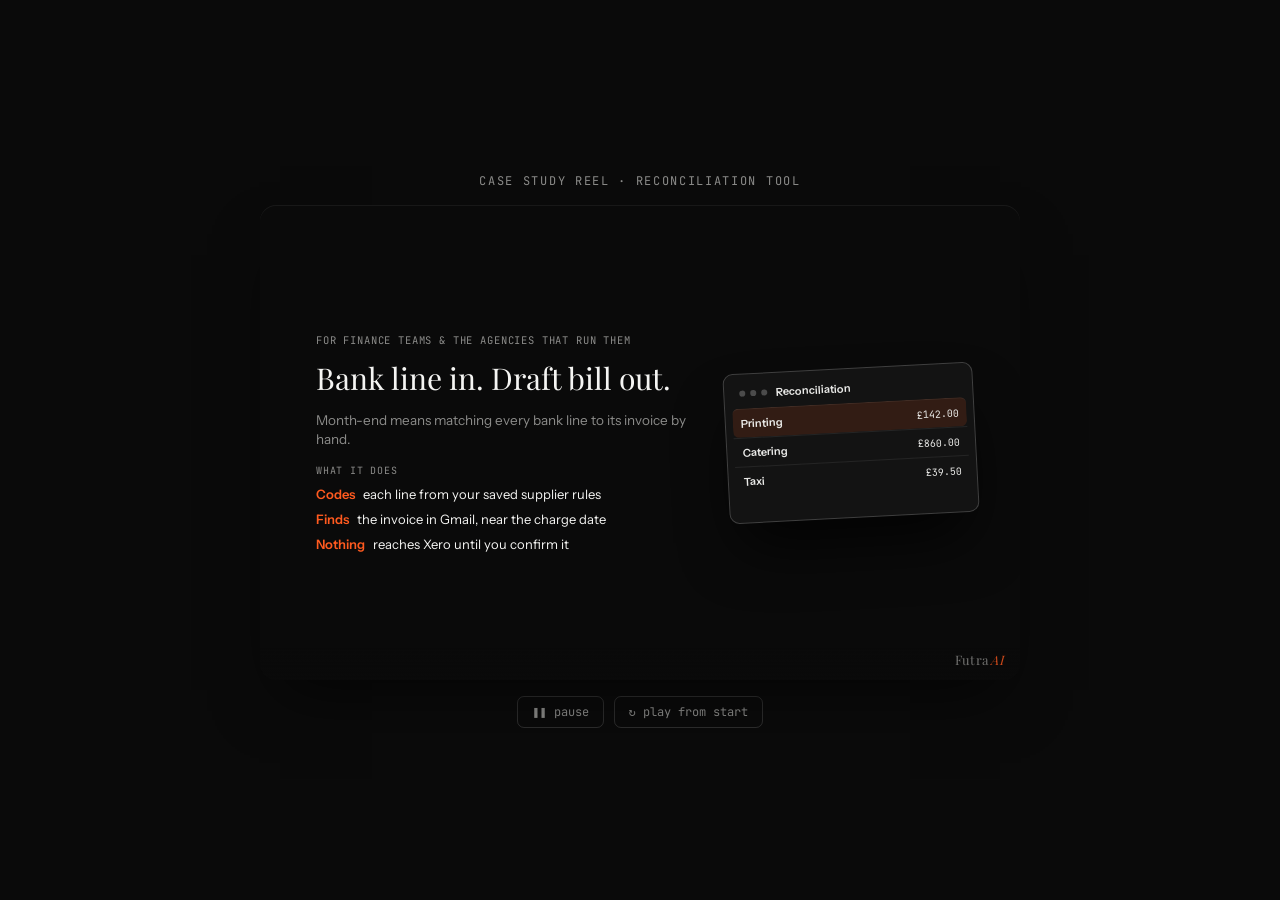
<file: demos/reconciliation-demo.html>
<!doctype html>
<html>
<head>
<meta charset="utf-8">
<meta name="viewport" content="width=device-width,initial-scale=1,viewport-fit=cover">
<title>Reconciliation Demo</title>
<style>
  html,body{overflow:hidden;height:100%}
</style>
<style>
  /* Layout: a single full-width Reconciliation page, no sidebar, since that is
     the page being shown. The same table carries a statement from raw bank
     lines to coded, matched bills, and a closing beat shows it is one page of a
     larger dashboard. Same brand tokens, clickable step tracker and pause
     controls as the other demos. Deliberate dark "theatre" treatment, single
     theme by choice. Narrow containers (the mobile embed) switch to a portrait
     stage. */
  :root{
    --ink:#0a0a0a;
    --panel:#141414;
    --paper:#f5f5f3;
    --text:#f5f5f3;
    --dim:rgba(245,245,243,.55);
    --accent:#ff5a1f;
    --stop:#ff8a8a;
    color-scheme:dark;
  }
  *{box-sizing:border-box}
  body{
    margin:0;
    background:var(--ink);
    color:var(--text);
    font-family:'Instrument Sans',system-ui,sans-serif;
    min-height:100%;
    display:flex;
    flex-direction:column;
    align-items:center;
    justify-content:center;
    gap:16px;
    padding:28px 16px;
  }
  .eyebrow{
    font-family:'JetBrains Mono',monospace;
    font-size:12px;
    letter-spacing:.14em;
    text-transform:uppercase;
    color:var(--dim);
  }
  .stage-wrap{width:100%;max-width:760px;container-type:inline-size;container-name:demo}
  .stage{
    position:relative;
    width:100%;
    aspect-ratio:16/10;
    background:var(--ink);
    border-radius:16px;
    overflow:hidden;
    box-shadow:0 1px 0 rgba(255,255,255,.06) inset, 0 30px 60px -20px rgba(0,0,0,.6);
  }
  .stage.paused *{animation-play-state:paused!important}
  .brand{
    position:absolute;bottom:12px;right:16px;z-index:9;
    font-family:'Playfair Display',serif;font-weight:400;font-size:13px;
    color:var(--dim);letter-spacing:.02em;opacity:.8;
  }
  .brand span{color:var(--accent);font-style:italic}

  /* ---------- step tracker (clickable) ---------- */
  .tracker{
    position:absolute;top:10px;left:0;right:0;z-index:9;
    display:flex;align-items:center;justify-content:center;gap:6px;row-gap:4px;flex-wrap:wrap;
    padding:0 10px;
    opacity:0;transition:opacity .4s ease;pointer-events:none;
  }
  .tracker.show{opacity:1;pointer-events:auto}
  .tstep{
    display:flex;align-items:center;gap:6px;white-space:nowrap;cursor:pointer;
    font-family:'JetBrains Mono',monospace;font-size:10px;letter-spacing:.03em;
    color:var(--dim);padding:5px 10px 5px 7px;border-radius:20px;
    background:rgba(255,255,255,.04);border:1px solid rgba(255,255,255,.07);
    transition:color .3s ease, background .3s ease, border-color .3s ease;
  }
  .tstep:hover{border-color:rgba(255,255,255,.25)}
  .tstep:focus-visible{outline:2px solid var(--accent);outline-offset:2px}
  .tstep .tnum{
    width:16px;height:16px;border-radius:50%;flex:0 0 auto;
    display:flex;align-items:center;justify-content:center;
    font-size:10px;background:rgba(255,255,255,.08);color:var(--dim);
    transition:background .3s ease, color .3s ease;
  }
  .tstep.active{color:var(--text);background:rgba(255,90,31,.1);border-color:rgba(255,90,31,.35)}
  .tstep.active .tnum{background:var(--accent);color:var(--ink)}
  .tstep.done .tnum{background:rgba(255,90,31,.3);color:var(--text)}
  .ttrack{width:16px;height:1px;background:rgba(255,255,255,.12)}

  /* ---------- shared layer mechanics ---------- */
  .layer{
    position:absolute;inset:0;
    display:flex;align-items:center;justify-content:center;
    opacity:0;pointer-events:none;transition:opacity .5s ease;
  }
  .layer.show{opacity:1}

  /* ---------- title scene ---------- */
  .layer[data-layer="title"]{align-items:center}
  .layer[data-layer="dash"]{align-items:flex-start}
  .title-wrap{text-align:left;width:100%;padding:0 56px;display:flex;flex-direction:column;gap:14px}
  .title-wrap > *{max-width:380px}
  .title-for{
    font-family:'JetBrains Mono',monospace;font-size:10.5px;letter-spacing:.08em;
    color:var(--dim);text-transform:uppercase;
    opacity:0;transform:translateY(8px);transition:opacity .5s ease, transform .5s ease;
  }
  .title-main{
    font-family:'Playfair Display',serif;font-weight:400;
    font-size:clamp(22px,4.4cqw,30px);line-height:1.18;
    opacity:0;transform:translateY(10px);transition:opacity .5s ease .12s, transform .5s ease .12s;
  }
  .title-problem{
    font-size:13.5px;line-height:1.45;color:var(--dim);margin:0;
    opacity:0;transform:translateY(10px);transition:opacity .5s ease .22s, transform .5s ease .22s;
  }
  .title-saves{
    display:flex;flex-direction:column;gap:9px;
    opacity:0;transform:translateY(10px);transition:opacity .5s ease .34s, transform .5s ease .34s;
  }
  .title-saves-label{
    font-family:'JetBrains Mono',monospace;font-size:10px;letter-spacing:.08em;
    color:var(--dim);text-transform:uppercase;
  }
  .title-save-row{display:flex;align-items:baseline;gap:8px;font-family:'Instrument Sans',sans-serif;font-size:13px;color:var(--text)}
  .title-save-row b{font-family:'Instrument Sans',sans-serif;color:var(--accent);font-weight:600;white-space:nowrap}
  .layer[data-layer="title"].show .title-for,
  .layer[data-layer="title"].show .title-main,
  .layer[data-layer="title"].show .title-problem,
  .layer[data-layer="title"].show .title-saves{opacity:1;transform:translateY(0)}
  .title-preview{
    position:absolute;right:44px;top:50%;margin-top:-75px;width:250px;height:150px;
    background:var(--panel);border:1px solid rgba(255,255,255,.2);border-radius:10px;
    padding:12px 15px;overflow:hidden;box-sizing:border-box;
    box-shadow:0 34px 60px -14px rgba(0,0,0,.8);
    opacity:0;transform:translateY(22px) rotate(-3deg);
    transition:opacity .7s ease .2s, transform .7s cubic-bezier(.2,.8,.2,1) .2s;
  }
  .layer[data-layer="title"].show .title-preview{opacity:.95;transform:translateY(0) rotate(-3deg)}
  .tp-top{display:flex;align-items:center;gap:5px;margin-bottom:8px}
  .tp-dot{width:6px;height:6px;border-radius:50%;background:rgba(255,255,255,.25);flex:0 0 auto}
  .tp-title{font-family:'Instrument Sans',sans-serif;font-weight:600;font-size:11px;color:var(--text);margin-left:4px}
  .tp-row{
    display:flex;justify-content:space-between;align-items:center;gap:8px;
    padding:7px 8px;margin:0 -8px;border-top:1px solid rgba(255,255,255,.08);
    font-family:'JetBrains Mono',monospace;font-size:10px;color:var(--dim);
  }
  .tp-row:first-of-type{border-top:none}
  .tp-row b{font-family:'Instrument Sans',sans-serif;font-weight:600;color:var(--text);font-size:11px}
  .tp-row.pick{background:rgba(255,90,31,.14);border-radius:6px}
  .tp-amt{color:var(--text);font-variant-numeric:tabular-nums}

  /* ---------- end scene ---------- */
  .layer[data-layer="end"]{z-index:7;padding-bottom:70px;background:rgba(10,10,10,.92)}
  .end-wrap{display:flex;gap:26px;align-items:center;padding:0 24px;
    opacity:0;transform:translateY(8px);transition:opacity .5s ease .15s, transform .5s ease .15s}
  .layer[data-layer="end"].show .end-wrap{opacity:1;transform:translateY(0)}
  .end-side{
    width:190px;flex:0 0 auto;background:#111;border:1px solid rgba(255,255,255,.1);border-radius:10px;
    padding:10px 8px;display:flex;flex-direction:column;gap:2px;
  }
  .side-label{font-family:'JetBrains Mono',monospace;font-size:10px;letter-spacing:.06em;color:var(--dim);text-transform:uppercase;padding:2px 8px 6px}
  .side-item{font-family:'JetBrains Mono',monospace;font-size:10.5px;color:var(--dim);padding:4px 8px;border-radius:5px;white-space:nowrap}
  .side-item.active{color:var(--text);background:rgba(255,90,31,.14)}
  .end-main{max-width:300px;display:flex;flex-direction:column;gap:10px}

  /* ---------- dashboard window ---------- */
  .dash-window{
    position:relative;
    width:90%;height:calc(100% - 107px);margin-top:62px;background:#111111;border-radius:10px;overflow:hidden;
    display:flex;flex-direction:column;
    box-shadow:0 24px 50px -16px rgba(0,0,0,.6), 0 0 0 1px rgba(255,255,255,.06);
    transition:filter .5s ease;
  }
  .dash-window.closing{filter:brightness(.3)}
  .dash-top{
    flex:0 0 auto;display:flex;align-items:baseline;gap:10px;
    padding:10px 16px;border-bottom:1px solid rgba(255,255,255,.07);
  }
  .ddot{width:7px;height:7px;border-radius:50%;background:rgba(255,255,255,.15);align-self:center;margin-right:2px}
  .dash-title{font-family:'Instrument Sans',sans-serif;font-weight:600;font-size:12.5px;color:var(--text);white-space:nowrap;flex:none}
  .dash-sub{font-family:'Instrument Sans',sans-serif;font-size:10.5px;color:var(--dim);white-space:nowrap;overflow:hidden;text-overflow:ellipsis;min-width:0}
  .dash-main{flex:1;position:relative;min-width:0}
  .dash-pane{
    position:absolute;inset:0;padding:12px 18px;
    opacity:0;pointer-events:none;transition:opacity .4s ease, transform .4s ease;
    transform:translateY(5px);
    display:flex;flex-direction:column;gap:8px;
  }
  .dash-pane.show{opacity:1;transform:translateY(0)}
  .gen-btn{
    align-self:flex-start;background:var(--accent);color:#fff;font-size:13px;font-weight:600;
    padding:7px 16px;border-radius:6px;border:none;font-family:'Instrument Sans',sans-serif;
    transition:transform .15s ease, filter .15s ease, opacity .3s ease;
  }
  .gen-btn.pressed{transform:scale(.96);filter:brightness(1.18)}
  .gen-btn.off{opacity:.3}
  .chip{font-family:'JetBrains Mono',monospace;font-size:10px;color:var(--text);background:rgba(255,90,31,.12);border:1px solid rgba(255,90,31,.3);padding:2px 8px;border-radius:10px;white-space:nowrap}
  .chip.quiet{color:var(--dim);background:rgba(255,255,255,.06);border-color:rgba(255,255,255,.14)}

  /* ---------- upload pane ---------- */
  .upload-zone{
    flex:1;display:flex;flex-direction:column;align-items:center;justify-content:center;gap:10px;
    border:1.5px dashed rgba(255,255,255,.16);border-radius:10px;
    background:rgba(255,255,255,.02);
  }
  .upload-icon{width:22px;height:22px;color:var(--dim)}
  .upload-file{
    display:flex;align-items:center;gap:6px;
    font-family:'JetBrains Mono',monospace;font-size:11px;color:var(--text);
  }
  .upload-file svg{width:13px;height:13px;color:var(--dim);flex:0 0 auto}
  .upload-status{
    font-family:'Instrument Sans',sans-serif;font-size:12px;color:var(--dim);
    opacity:0;transition:opacity .3s ease;
  }
  .upload-status.show{opacity:1}
  .upload-status.done{color:var(--accent)}
  .upload-split{display:flex;gap:8px;opacity:0;transform:translateY(4px);transition:opacity .35s ease, transform .35s ease}
  .upload-split.show{opacity:1;transform:translateY(0)}

  /* ---------- table pane ---------- */
  .rec-tabs{display:flex;align-items:center;gap:6px;flex:0 0 auto}
  .rtab{
    font-family:'JetBrains Mono',monospace;font-size:10px;color:var(--dim);
    padding:3px 9px;border-radius:14px;display:flex;align-items:center;gap:5px;
  }
  .rtab.active{color:var(--text);background:rgba(255,90,31,.12)}
  .rtab b{color:var(--accent);font-weight:600}
  .rec-table{border:1px solid rgba(255,255,255,.08);border-radius:8px;overflow:hidden;flex:0 0 auto}
  .rec-head,.rec-row{
    display:grid;grid-template-columns:44px minmax(0,1.9fr) 66px minmax(0,1.25fr) 38px minmax(0,1.5fr);gap:8px;
    padding:6px 10px;font-family:'JetBrains Mono',monospace;font-size:10.5px;
  }
  .rec-head{color:var(--dim);background:rgba(255,255,255,.03);text-transform:uppercase;letter-spacing:.04em;font-size:10px}
  .rec-row{border-top:1px solid rgba(255,255,255,.06);align-items:center;transition:background .3s ease, opacity .3s ease}
  .rec-row.pick{background:rgba(255,90,31,.08)}
  .rec-row.faded{opacity:.4}
  .rec-head > div,.rec-row > div{min-width:0;overflow:hidden;text-overflow:ellipsis;white-space:nowrap}
  .rec-desc b{display:block;font-family:'Instrument Sans',sans-serif;font-size:12px;font-weight:600;color:var(--text);overflow:hidden;text-overflow:ellipsis;white-space:nowrap}
  .rec-desc span{display:block;color:var(--dim);font-size:10px;margin-top:1px;overflow:hidden;text-overflow:ellipsis;white-space:nowrap}
  .rec-amt{text-align:right;font-variant-numeric:tabular-nums;color:var(--text)}
  .rec-contact,.rec-account{color:var(--text)}
  .ph{color:rgba(255,255,255,.22)}
  .inv{display:inline-block;max-width:100%;overflow:hidden;text-overflow:ellipsis;font-size:10px;padding:1px 7px;border-radius:10px;border:1px solid transparent}
  .inv.ok{color:var(--accent);background:rgba(255,90,31,.12);border-color:rgba(255,90,31,.35)}
  .inv.none{color:var(--stop);background:rgba(255,90,90,.12);border-color:rgba(255,120,120,.4)}
  .inv.skip{color:var(--dim);background:rgba(255,255,255,.06)}
  .legend{display:flex;flex-wrap:wrap;gap:6px;opacity:0;transform:translateY(4px);transition:opacity .35s ease, transform .35s ease;flex:0 0 auto}
  .legend.show{opacity:1;transform:translateY(0)}
  .tier{font-family:'JetBrains Mono',monospace;font-size:10px;color:var(--dim);background:rgba(255,255,255,.05);border:1px solid rgba(255,255,255,.1);padding:2px 8px;border-radius:10px;white-space:nowrap}
  .tier b{color:var(--text);font-weight:500}
  .legend-note{margin:0;font-family:'JetBrains Mono',monospace;font-size:10px;color:var(--dim);opacity:0;transition:opacity .35s ease;flex:0 0 auto}
  .legend-note.show{opacity:1}

  /* ---------- review pane ---------- */
  .review-card{
    flex:1;background:var(--panel);border:1px solid rgba(255,255,255,.1);border-radius:10px;
    padding:12px 16px;display:flex;flex-direction:column;gap:8px;min-height:0;
  }
  .rv-head{display:flex;justify-content:space-between;align-items:baseline;border-bottom:1px solid rgba(255,255,255,.08);padding-bottom:7px}
  .rv-title{font-family:'Instrument Sans',sans-serif;font-weight:600;font-size:13px;color:var(--text)}
  .rv-amt{font-family:'Instrument Sans',sans-serif;font-weight:700;font-size:14px;color:var(--accent)}
  .rv-sub{font-family:'JetBrains Mono',monospace;font-size:10px;color:var(--dim);margin-top:-2px}
  .rv-cols{display:grid;grid-template-columns:1fr 1fr;gap:22px;flex:1;min-height:0}
  .rv-col{display:flex;flex-direction:column;gap:7px;min-width:0}
  .rv-sec{font-family:'JetBrains Mono',monospace;font-size:10px;letter-spacing:.06em;text-transform:uppercase;color:var(--dim)}
  .rv-field{
    display:flex;align-items:baseline;justify-content:space-between;gap:8px;
    padding-bottom:5px;border-bottom:1px solid rgba(255,255,255,.08);
  }
  .rv-field-label{flex:0 0 auto;font-family:'JetBrains Mono',monospace;font-size:10px;letter-spacing:.05em;text-transform:uppercase;color:var(--dim);display:flex;align-items:center;gap:4px}
  .rv-check{width:9px;height:9px;flex:0 0 auto;color:var(--accent);opacity:0;transition:opacity .25s ease}
  .rv-field.filled .rv-check{opacity:1}
  .rv-field-value{flex:1;min-width:0;text-align:right;font-family:'Instrument Sans',sans-serif;font-size:12px;color:var(--text);white-space:nowrap;overflow:hidden;text-overflow:ellipsis}
  .rv-field-value .ph{color:rgba(255,255,255,.22)}
  .rv-learned{
    font-family:'JetBrains Mono',monospace;font-size:10px;color:var(--dim);line-height:1.4;
    opacity:0;transition:opacity .3s ease;
  }
  .rv-learned.show{opacity:1;color:var(--accent)}
  .rv-source{display:flex;align-items:baseline;gap:6px;font-family:'JetBrains Mono',monospace;font-size:10.5px;line-height:1.4;color:var(--text);opacity:0;transform:translateY(4px);transition:opacity .3s ease, transform .3s ease}
  .rv-source.show{opacity:1;transform:translateY(0)}
  .rv-source .ok{color:var(--accent);flex:0 0 auto}
  .rv-pdf{
    font-family:'JetBrains Mono',monospace;font-size:11px;color:var(--text);
    padding:7px 10px;border-radius:6px;background:rgba(255,90,31,.1);border:1px solid rgba(255,90,31,.3);
    opacity:0;transform:translateY(4px);transition:opacity .35s ease, transform .35s ease;
  }
  .rv-pdf.show{opacity:1;transform:translateY(0)}
  .rv-pdf b{color:var(--accent);font-weight:600}

  /* ---------- push pane ---------- */
  .push-label{font-family:'JetBrains Mono',monospace;font-size:10px;letter-spacing:.08em;color:var(--dim);text-transform:uppercase;flex:0 0 auto}
  .push-list{border:1px solid rgba(255,255,255,.08);border-radius:8px;overflow:hidden;flex:0 0 auto}
  .push-row{
    display:flex;justify-content:space-between;align-items:center;gap:10px;
    padding:8px 12px;border-top:1px solid rgba(255,255,255,.06);
    font-family:'JetBrains Mono',monospace;font-size:11px;color:var(--text);
    opacity:0;transform:translateY(4px);transition:opacity .3s ease, transform .3s ease, background .3s ease;
  }
  .push-row.in{opacity:1;transform:translateY(0)}
  .push-row:first-child{border-top:none}
  .push-row.hl{background:rgba(255,90,31,.1)}
  .push-tag{font-size:10px;color:var(--dim);background:rgba(255,255,255,.05);padding:2px 8px;border-radius:10px;white-space:nowrap}
  .push-tag.new{color:var(--accent);background:rgba(255,90,31,.1)}
  .push-held{font-family:'JetBrains Mono',monospace;font-size:10.5px;color:var(--stop);opacity:0;transition:opacity .3s ease;flex:0 0 auto}
  .push-held.show{opacity:1}
  .push-actions{display:flex;align-items:center;gap:12px;flex:0 0 auto;flex-wrap:wrap}
  .token{
    font-family:'JetBrains Mono',monospace;font-size:10.5px;color:var(--text);
    border:1px dashed rgba(255,255,255,.35);padding:5px 10px;border-radius:6px;
    opacity:0;transition:opacity .3s ease;
  }
  .token.show{opacity:1}
  .push-success{
    font-family:'Instrument Sans',sans-serif;font-size:13px;color:var(--text);
    opacity:0;transition:opacity .4s ease;flex:0 0 auto;
  }
  .push-success.show{opacity:1}

  /* ---------- caption ---------- */
  .caption-band{
    position:absolute;left:0;right:0;bottom:0;z-index:8;
    padding:16px 22px;
    background:linear-gradient(to top, rgba(10,10,10,.92), rgba(10,10,10,0));
    pointer-events:none;
  }
  .caption{
    font-family:'Instrument Sans',sans-serif;font-weight:700;
    font-size:clamp(13px,2cqw,19px);line-height:1.25;max-width:78%;
    opacity:0;transform:translateY(5px);transition:opacity .3s ease, transform .3s ease;
  }
  .caption.show{opacity:1;transform:translateY(0)}

  /* ---------- controls ---------- */
  .controls{display:flex;gap:10px}
  .ctl{
    font-family:'JetBrains Mono',monospace;font-size:12px;
    color:var(--dim);background:transparent;border:1px solid rgba(255,255,255,.14);
    padding:7px 14px;border-radius:7px;cursor:pointer;
  }
  .ctl:hover{color:var(--text);border-color:rgba(255,255,255,.3)}
  .ctl:focus-visible{outline:2px solid var(--accent);outline-offset:2px}

  @media (prefers-reduced-motion: reduce){
    .layer,.dash-pane,.tstep,.caption,.rv-field,.rv-learned,.rv-source,.rv-pdf,.push-row,.token,.push-success,.legend,.legend-note,.upload-split,.end-wrap,.rec-row{transition:none!important;animation:none!important}
  }

  /* ---------- narrow container: portrait stage (comes last to win the cascade) ---------- */
  @container demo (max-width:480px){
    .stage{aspect-ratio:4/5.3}
    .tracker{top:12px;gap:4px;flex-wrap:nowrap}
    .tstep{padding:4px 8px 4px 6px;gap:5px}
    .tstep:not(.active){padding:4px 5px}
    .tstep:not(.active) .tlabel{display:none}
    .ttrack{width:10px}
    .layer[data-layer="title"]{align-items:center}
    .title-wrap{max-width:400px;margin:0 auto;padding:0 24px;gap:12px}
    .title-wrap > *{max-width:none}
    .title-preview{display:none}
    .layer[data-layer="dash"]{align-items:flex-start}
    .dash-window{width:94%;height:calc(100% - 140px);margin-top:60px}
    .dash-sub{display:none}
    .dash-pane{padding:10px 10px;gap:8px}
    .rec-head,.rec-row{grid-template-columns:minmax(0,1.7fr) 62px minmax(0,1.5fr);gap:6px;padding:6px 8px}
    .c-date,.c-contact,.c-acct{display:none}
    .rtab:nth-child(n+3){display:none}
    .rv-cols{grid-template-columns:1fr;gap:10px}
    .review-card{padding:10px 12px;gap:6px}
    .push-row{flex-direction:column;align-items:flex-start;gap:4px;padding:7px 10px}
    .layer[data-layer="end"]{padding-bottom:84px}
    .end-wrap{flex-direction:column;gap:12px}
    .end-side{display:none}
  }
</style>
<link rel="preconnect" href="https://fonts.googleapis.com">
<link rel="stylesheet" href="https://fonts.googleapis.com/css2?family=Playfair+Display:ital,wght@0,400;0,700;1,400&family=Instrument+Sans:wght@400;500;600;700&family=JetBrains+Mono:wght@400;500&display=swap">
</head>
<body>
<div class="eyebrow">Case study reel &#183; reconciliation tool</div>
<div class="stage-wrap">
  <div class="stage" id="stage">
    <div class="brand">Futra <span>AI</span></div>

    <div class="tracker" id="tracker">
      <button class="tstep" type="button" data-step="0"><span class="tnum">1</span><span class="tlabel">Code the bill</span></button>
      <div class="ttrack"></div>
      <button class="tstep" type="button" data-step="1"><span class="tnum">2</span><span class="tlabel">Find the invoice</span></button>
      <div class="ttrack"></div>
      <button class="tstep" type="button" data-step="2"><span class="tnum">3</span><span class="tlabel">Push to Xero</span></button>
    </div>

    <div class="layer" id="layerTitle" data-layer="title">
      <div class="title-preview">
        <div class="tp-top"><span class="tp-dot"></span><span class="tp-dot"></span><span class="tp-dot"></span><span class="tp-title">Reconciliation</span></div>
        <div class="tp-row pick"><b>Printing</b><span class="tp-amt">&#163;142.00</span></div>
        <div class="tp-row"><b>Catering</b><span class="tp-amt">&#163;860.00</span></div>
        <div class="tp-row"><b>Taxi</b><span class="tp-amt">&#163;39.50</span></div>
      </div>
      <div class="title-wrap">
        <div class="title-for">For finance teams &amp; the agencies that run them</div>
        <div class="title-main">Bank line in. Draft bill out.</div>
        <p class="title-problem">Month-end means matching every bank line to its invoice by hand.</p>
        <div class="title-saves">
          <div class="title-saves-label">What it does</div>
          <div class="title-save-row"><b>Codes</b> each line from your saved supplier rules</div>
          <div class="title-save-row"><b>Finds</b> the invoice in Gmail, near the charge date</div>
          <div class="title-save-row"><b>Nothing</b> reaches Xero until you confirm it</div>
        </div>
      </div>
    </div>

    <div class="layer" id="layerDash" data-layer="dash">
      <div class="dash-window" id="dashWindow">
        <div class="dash-top">
          <div class="ddot"></div><div class="ddot"></div><div class="ddot"></div>
          <div class="dash-title">Reconciliation</div>
          <div class="dash-sub">Upload statement lines &#8594; review each bill &#8594; push DRAFT bills to Xero</div>
        </div>
        <div class="dash-main">

          <div class="dash-pane" data-pane="upload">
            <div class="upload-zone">
              <svg class="upload-icon" viewBox="0 0 24 24" fill="none" stroke="currentColor" stroke-width="1.6"><path d="M12 15V4M12 4l-4 4M12 4l4 4"/><path d="M4 16v2a2 2 0 0 0 2 2h12a2 2 0 0 0 2-2v-2"/></svg>
              <div class="upload-file"><svg viewBox="0 0 24 24" fill="none" stroke="currentColor" stroke-width="1.8"><path d="M6 2h9l5 5v15H6z"/><path d="M15 2v5h5"/></svg>Statement_Nov.csv</div>
              <div class="upload-status" id="uploadStatus">Reading statement lines...</div>
              <div class="upload-split" id="uploadSplit"><span class="chip">4 bills to prepare</span><span class="chip quiet">1 incoming payment skipped</span></div>
            </div>
          </div>

          <div class="dash-pane" data-pane="table">
            <div class="rec-tabs">
              <div class="rtab active">Preparing <b>4</b></div>
              <div class="rtab">Ready to push</div>
              <div class="rtab">Pushed to Xero <b>41</b></div>
              <div class="rtab">Skipped <b>1</b></div>
            </div>
            <div class="rec-table">
              <div class="rec-head"><div class="c-date">Date</div><div>Description</div><div>Amount</div><div class="c-contact">Contact</div><div class="c-acct">Acct</div><div>Invoice</div></div>
              <div class="rec-row" data-row="print">
                <div class="c-date">12 Nov</div>
                <div class="rec-desc"><b>Printing</b><span>CARD PAYMENT STERLING</span></div>
                <div class="rec-amt">&#163;142.00</div>
                <div class="rec-contact c-contact" data-c="contact"></div>
                <div class="rec-account c-acct" data-c="acct"></div>
                <div data-c="inv"></div>
              </div>
              <div class="rec-row" data-row="cater">
                <div class="c-date">13 Nov</div>
                <div class="rec-desc"><b>Catering</b><span>DD SUPPLIER REF 4471</span></div>
                <div class="rec-amt">&#163;860.00</div>
                <div class="rec-contact c-contact" data-c="contact"></div>
                <div class="rec-account c-acct" data-c="acct"></div>
                <div data-c="inv"></div>
              </div>
              <div class="rec-row" data-row="taxi">
                <div class="c-date">13 Nov</div>
                <div class="rec-desc"><b>Taxi</b><span>CARD PAYMENT AMOUNT</span></div>
                <div class="rec-amt">&#163;39.50</div>
                <div class="rec-contact c-contact" data-c="contact"></div>
                <div class="rec-account c-acct" data-c="acct"></div>
                <div data-c="inv"></div>
              </div>
              <div class="rec-row" data-row="sub">
                <div class="c-date">14 Nov</div>
                <div class="rec-desc"><b>Subscription</b><span>CARD PAYMENT 88213</span></div>
                <div class="rec-amt">&#163;73.20</div>
                <div class="rec-contact c-contact" data-c="contact"></div>
                <div class="rec-account c-acct" data-c="acct"></div>
                <div data-c="inv"></div>
              </div>
              <div class="rec-row faded" data-row="pay">
                <div class="c-date">14 Nov</div>
                <div class="rec-desc"><b>Payment received</b><span>BACS CREDIT</span></div>
                <div class="rec-amt">&#163;1,200.00</div>
                <div class="rec-contact c-contact"><span class="ph">-</span></div>
                <div class="rec-account c-acct"><span class="ph">-</span></div>
                <div><span class="inv skip">Skipped, not a bill</span></div>
              </div>
            </div>
            <div class="legend" id="legend">
              <span class="tier"><b>PDF 90%+</b> attached</span>
              <span class="tier"><b>Email text 70%+</b> screenshot</span>
              <span class="tier"><b>Weak</b> needs review</span>
              <span class="tier"><b>None</b> flagged</span>
            </div>
            <p class="legend-note" id="legendNote">Reads real PDFs and email text. It never guesses at photos of receipts.</p>
          </div>

          <div class="dash-pane" data-pane="review">
            <div class="review-card">
              <div class="rv-head"><div class="rv-title">Review bill: Print &amp; Co</div><div class="rv-amt">&#163;142.00</div></div>
              <div class="rv-sub">Bank date 12 Nov &#183; CARD PAYMENT STERLING</div>
              <div class="rv-cols">
                <div class="rv-col">
                  <div class="rv-sec">Coding</div>
                  <div class="rv-field" data-rv="contact">
                    <div class="rv-field-label"><svg class="rv-check" viewBox="0 0 24 24" fill="none" stroke="currentColor" stroke-width="3"><path d="M4 12l5 5L20 6"/></svg>Contact</div>
                    <div class="rv-field-value"><span class="ph">-</span></div>
                  </div>
                  <div class="rv-field" data-rv="account">
                    <div class="rv-field-label"><svg class="rv-check" viewBox="0 0 24 24" fill="none" stroke="currentColor" stroke-width="3"><path d="M4 12l5 5L20 6"/></svg>Account</div>
                    <div class="rv-field-value"><span class="ph">-</span></div>
                  </div>
                  <div class="rv-field" data-rv="tax">
                    <div class="rv-field-label"><svg class="rv-check" viewBox="0 0 24 24" fill="none" stroke="currentColor" stroke-width="3"><path d="M4 12l5 5L20 6"/></svg>Tax type</div>
                    <div class="rv-field-value"><span class="ph">-</span></div>
                  </div>
                  <div class="rv-learned" id="rvLearned">Saved rule for Print &amp; Co applied. A fixed rule, not a guess.</div>
                </div>
                <div class="rv-col">
                  <div class="rv-sec">Finding the invoice</div>
                  <div class="rv-source" id="rvSearch"><span class="ok">&#10003;</span><span>Searched Gmail for "Print &amp; Co", within 21 days of the charge</span></div>
                  <div class="rv-source" id="rvFound"><span class="ok">&#10003;</span><span>PDF found. Supplier and amount match</span></div>
                  <div class="rv-pdf" id="rvPdf">PDF attached &#183; <b>96% match</b></div>
                </div>
              </div>
            </div>
          </div>

          <div class="dash-pane" data-pane="push">
            <div class="push-label">Preview &#183; nothing sent yet</div>
            <div class="push-list">
              <div class="push-row" data-prow="print"><span>Print &amp; Co &#183; &#163;142.00</span><span class="push-tag new">new bill, PDF attached</span></div>
              <div class="push-row" data-prow="cater"><span>Harbour Catering &#183; &#163;860.00</span><span class="push-tag" id="caterTag">existing draft found, completed</span></div>
              <div class="push-row" data-prow="taxi"><span>RideCo &#183; &#163;39.50</span><span class="push-tag new">new bill, email screenshot</span></div>
            </div>
            <div class="push-held" id="pushHeld">1 held for review: Subscription &#183; &#163;73.20, no match found</div>
            <div class="push-actions">
              <span class="token" id="token">Confirmation token issued &#183; single use</span>
              <button class="gen-btn off" id="pushBtn" type="button">Confirm &amp; push DRAFT bills</button>
            </div>
            <div class="push-success" id="pushSuccess">3 DRAFT bills ready. Review, approve and pay in Xero.</div>
          </div>

        </div>
      </div>
    </div>

    <div class="layer" id="layerEnd" data-layer="end">
      <div class="end-wrap">
        <div class="end-side">
          <div class="side-label">One page of a larger platform</div>
          <div class="side-item active">Reconciliation</div>
          <div class="side-item">Inbox</div>
          <div class="side-item">Shopify to Xero Sync</div>
          <div class="side-item">Xero Invoices</div>
          <div class="side-item">CRM</div>
          <div class="side-item">Daily Summary</div>
          <div class="side-item">Activity Log</div>
          <div class="side-item">Settings</div>
        </div>
        <div class="end-main">
          <div class="title-saves-label">What you can rely on</div>
          <div class="title-save-row"><b>Draft only.</b> The bookkeeper approves and pays in Xero</div>
          <div class="title-save-row"><b>Two steps.</b> A push without confirmation is rejected</div>
          <div class="title-save-row"><b>Logged.</b> Every push, attach and skip has a timestamp</div>
        </div>
      </div>
    </div>

    <div class="caption-band"><div class="caption" id="caption"></div></div>
  </div>
</div>
<div class="controls">
  <button class="ctl" id="pauseBtn" type="button">&#10074;&#10074; pause</button>
  <button class="ctl" id="replayBtn" type="button">&#8635; play from start</button>
</div>

<script>
(function(){
  function $(id){ return document.getElementById(id); }
  var layers = { title: $('layerTitle'), dash: $('layerDash'), end: $('layerEnd') };
  var stage = $('stage');
  var tracker = $('tracker');
  var tsteps = Array.prototype.slice.call(document.querySelectorAll('.tstep'));
  var panes = Array.prototype.slice.call(document.querySelectorAll('.dash-pane'));
  var dashWindow = $('dashWindow');
  var caption = $('caption');
  var uploadStatus = $('uploadStatus');
  var uploadSplit = $('uploadSplit');
  var legend = $('legend');
  var legendNote = $('legendNote');
  var rvFields = Array.prototype.slice.call(document.querySelectorAll('.rv-field'));
  var rvLearned = $('rvLearned');
  var rvSearch = $('rvSearch');
  var rvFound = $('rvFound');
  var rvPdf = $('rvPdf');
  var token = $('token');
  var pushBtn = $('pushBtn');
  var pushHeld = $('pushHeld');
  var pushSuccess = $('pushSuccess');
  var caterTag = $('caterTag');
  var pushRows = Array.prototype.slice.call(document.querySelectorAll('.push-row'));
  var pauseBtn = $('pauseBtn');
  var replayBtn = $('replayBtn');
  var reduced = window.matchMedia && window.matchMedia('(prefers-reduced-motion: reduce)').matches;
  var runId = 0;
  var paused = false;

  var rvValues = { contact: 'Print & Co', account: '429 General Expenses', tax: '20% VAT' };
  var rowEls = {};
  Array.prototype.forEach.call(document.querySelectorAll('.rec-row[data-row]'), function(r){ rowEls[r.dataset.row] = r; });
  var DATA = {
    print: { contact: 'Print & Co', acct: '429', inv: 'PDF 96%', cls: 'ok' },
    cater: { contact: 'Harbour Catering', acct: '420', inv: 'Draft completed', cls: 'ok' },
    taxi:  { contact: 'RideCo', acct: '493', inv: 'Email screenshot', cls: 'ok' },
    sub:   { contact: '', acct: '', inv: 'No match found', cls: 'none' }
  };

  // Waits for ms of unpaused time. A newer run makes the old one reject, which stops it.
  function wait(ms, myRun){
    return new Promise(function(resolve, reject){
      var left = ms;
      (function tick(){
        if (myRun !== runId) return reject('stale');
        if (!paused) left -= 50;
        if (left <= 0) return resolve();
        setTimeout(tick, 50);
      })();
    });
  }
  var capTimer;
  function setCaption(text){
    clearTimeout(capTimer);
    caption.classList.remove('show');
    capTimer = setTimeout(function(){
      caption.textContent = text;
      if (text) caption.classList.add('show');
    }, 160);
  }
  // Shows a caption and holds long enough to read it: 0.35s a word plus 0.6s, never under 1.8s.
  function hold(text){ return Math.max(1800, text.split(/\s+/).length * 350 + 600); }
  async function say(text, myRun, extra){
    setCaption(text);
    await wait(hold(text) + (extra || 0), myRun);
  }

  function shownLayers(){ return Object.keys(layers).filter(function(k){ return layers[k].classList.contains('show'); }); }
  function setLayers(names){ Object.keys(layers).forEach(function(k){ layers[k].classList.toggle('show', names.indexOf(k) > -1); }); }
  async function switchLayer(name, myRun){
    var needed = name === 'end' ? ['dash','end'] : [name];
    var shown = shownLayers();
    var subset = function(a, b){ return a.every(function(x){ return b.indexOf(x) > -1; }); };
    if (subset(shown, needed) || subset(needed, shown)){ setLayers(needed); return; }
    setLayers([]);
    await wait(600, myRun);
    setLayers(needed);
  }
  function showPane(name){ panes.forEach(function(p){ p.classList.toggle('show', p.dataset.pane === name); }); }
  function currentPane(){ return panes.filter(function(p){ return p.classList.contains('show'); })[0]; }
  async function switchPane(name, myRun){
    panes.forEach(function(p){ p.classList.remove('show'); });
    await wait(500, myRun);
    showPane(name);
  }
  async function enter(name, myRun, withTracker){
    await switchLayer('dash', myRun);
    dashWindow.classList.remove('closing');
    var cur = currentPane();
    if (!cur || cur.dataset.pane !== name) await switchPane(name, myRun);
    tracker.classList.toggle('show', withTracker !== false);
  }
  function setTracker(idx){
    tsteps.forEach(function(s, i){
      s.classList.toggle('active', i === idx);
      s.classList.toggle('done', i < idx);
    });
  }

  // ---------- table state ----------
  function cell(row, c){ return rowEls[row].querySelector('[data-c="' + c + '"]'); }
  function blankRow(k){
    ['contact','acct','inv'].forEach(function(c){ cell(k, c).innerHTML = '<span class="ph">-</span>'; });
    rowEls[k].classList.remove('pick');
  }
  function codeRow(k){
    var d = DATA[k];
    cell(k, 'contact').innerHTML = d.contact ? d.contact : '<span class="ph">-</span>';
    cell(k, 'acct').innerHTML = d.acct ? d.acct : '<span class="ph">-</span>';
  }
  function matchRow(k){
    var d = DATA[k];
    cell(k, 'inv').innerHTML = '<span class="inv ' + d.cls + '">' + d.inv + '</span>';
  }
  function setTable(state){
    ['print','cater','taxi','sub'].forEach(function(k){
      blankRow(k);
      if (state === 'coded1' && k === 'print') codeRow(k);
      if (state === 'full'){ codeRow(k); matchRow(k); }
    });
    legend.classList.toggle('show', state === 'full');
    legendNote.classList.toggle('show', state === 'full');
  }

  // ---------- review modal state ----------
  function fillRv(key){
    var row = rvFields.filter(function(r){ return r.dataset.rv === key; })[0];
    if (!row) return;
    row.querySelector('.rv-field-value').textContent = rvValues[key];
    row.classList.add('filled');
  }
  function setModal(state){
    rvFields.forEach(function(r){
      r.classList.remove('filled');
      r.querySelector('.rv-field-value').innerHTML = '<span class="ph">-</span>';
    });
    var coded = state === 'coded' || state === 'found';
    if (coded){ fillRv('contact'); fillRv('account'); fillRv('tax'); }
    rvLearned.classList.toggle('show', coded);
    rvSearch.classList.toggle('show', state === 'found');
    rvFound.classList.toggle('show', state === 'found');
    rvPdf.classList.toggle('show', state === 'found');
  }

  // ---------- push state ----------
  function setPush(state){
    var full = state === 'done';
    pushRows.forEach(function(r){ r.classList.toggle('in', full); r.classList.remove('hl'); });
    pushHeld.classList.toggle('show', full);
    token.classList.toggle('show', full);
    pushBtn.classList.toggle('off', !full);
    pushBtn.classList.remove('pressed');
    pushSuccess.classList.toggle('show', full);
  }
  function resetAll(){
    uploadStatus.classList.remove('show','done');
    uploadStatus.textContent = 'Reading statement lines...';
    uploadSplit.classList.remove('show');
    setTable('raw');
    setModal('empty');
    setPush('empty');
    dashWindow.classList.remove('closing');
  }

  // ---------- scenes ----------
  async function sceneTitle(r){
    await switchLayer('title', r);
    tracker.classList.remove('show');
    setCaption('');
    resetAll();
    panes.forEach(function(p){ p.classList.remove('show'); });
    await wait(5000, r);
  }
  async function sceneUpload(r){
    resetAll();
    await enter('upload', r, false);
    setCaption('Drop in a bank statement. Incoming payments are skipped.');
    await wait(600, r);
    uploadStatus.classList.add('show');
    await wait(900, r);
    uploadStatus.textContent = '5 lines found';
    uploadStatus.classList.add('done');
    await wait(600, r);
    uploadSplit.classList.add('show');
    await wait(1500, r);
  }
  async function sceneTable(r){
    setTable('raw');
    await enter('table', r);
    setTracker(0);
    setCaption('Each bank line becomes a bill to code.');
    await wait(1800, r);
    rowEls.print.classList.add('pick');
    await wait(1500, r);
  }
  async function sceneCoding(r){
    setModal('empty');
    await enter('review', r);
    setTracker(0);
    setCaption('A saved rule for this supplier fills the coding.');
    await wait(700, r);
    fillRv('contact'); await wait(400, r);
    fillRv('account'); await wait(400, r);
    fillRv('tax'); await wait(400, r);
    rvLearned.classList.add('show');
    await wait(1400, r);
  }
  async function sceneFind(r){
    setModal('coded');
    await enter('review', r);
    setTracker(1);
    setCaption('It searches Gmail, within 21 days of the charge.');
    await wait(700, r);
    rvSearch.classList.add('show');
    await wait(1200, r);
    rvFound.classList.add('show');
    await wait(1400, r);
    setCaption('A PDF match of 90% or more attaches itself.');
    rvPdf.classList.add('show');
    await wait(hold('A PDF match of 90% or more attaches itself.'), r);
  }
  async function sceneOutcomes(r){
    setTable('coded1');
    matchRow('print');
    await enter('table', r);
    setTracker(1);
    var t = "Every outcome is shown, including 'no match found'.";
    setCaption(t);
    var order = ['cater','taxi','sub'];
    for (var i = 0; i < order.length; i++){
      await wait(550, r);
      codeRow(order[i]);
      matchRow(order[i]);
    }
    await wait(Math.max(300, hold(t) - 1650), r);
    legend.classList.add('show');
    await wait(500, r);
    legendNote.classList.add('show');
    await say('It never guesses at photos of receipts.', r);
  }
  async function scenePush(r){
    setPush('empty');
    await enter('push', r);
    setTracker(2);
    var t1 = 'Pushing takes two steps, enforced by the server.';
    setCaption(t1);
    for (var i = 0; i < pushRows.length; i++){ pushRows[i].classList.add('in'); await wait(300, r); }
    pushHeld.classList.add('show');
    await wait(700, r);
    token.classList.add('show');
    await wait(600, r);
    pushBtn.classList.remove('off');
    await wait(500, r);
    pushBtn.classList.add('pressed');
    await wait(400, r);
    pushSuccess.classList.add('show');
    await wait(Math.max(400, hold(t1) - 3100), r);
    pushRows[1].classList.add('hl');
    await say('An existing draft is completed, never duplicated.', r);
  }
  async function sceneEnd(r){
    await switchLayer('end', r);
    dashWindow.classList.add('closing');
    tracker.classList.remove('show');
    await say('Draft-only, logged, and built in days.', r, 2200);
  }

  var scenes = [sceneTitle, sceneUpload, sceneTable, sceneCoding, sceneFind, sceneOutcomes, scenePush, sceneEnd];
  var stepStart = [2, 4, 6];

  async function run(myRun, from){
    try{
      for (var i = from; i < scenes.length; i++) await scenes[i](myRun);
      await wait(700, myRun);
      run(myRun, 0);
    }catch(e){ /* superseded by a newer run */ }
  }

  function freezeOn(step){
    resetAll();
    if (step === 'title'){ setLayers(['title']); tracker.classList.remove('show'); return; }
    setLayers(['dash']);
    tracker.classList.add('show');
    if (step === 'upload'){
      tracker.classList.remove('show'); showPane('upload');
      uploadStatus.textContent = '5 lines found';
      uploadStatus.classList.add('show','done');
      uploadSplit.classList.add('show');
      setCaption('Drop in a bank statement. Incoming payments are skipped.');
    }
    if (step === 'table'){
      setTracker(0); showPane('table'); rowEls.print.classList.add('pick');
      setCaption('Each bank line becomes a bill to code.');
    }
    if (step === 'coding'){
      setTracker(0); showPane('review'); setModal('coded');
      setCaption('A saved rule for this supplier fills the coding.');
    }
    if (step === 'finding'){
      setTracker(1); showPane('review'); setModal('found');
      setCaption('A PDF match of 90% or more attaches itself.');
    }
    if (step === 'outcomes'){
      setTracker(1); showPane('table'); setTable('full');
      setCaption('It never guesses at photos of receipts.');
    }
    if (step === 'push'){
      setTracker(2); showPane('push'); setPush('done'); pushRows[1].classList.add('hl');
      setCaption('An existing draft is completed, never duplicated.');
    }
    if (step === 'end'){
      showPane('push'); setPush('done');
      tracker.classList.remove('show');
      dashWindow.classList.add('closing');
      setLayers(['dash','end']);
      setCaption('Draft-only, logged, and built in days.');
    }
  }

  function start(from){
    runId++;
    var myRun = runId;
    holding = false;
    paused = false;
    pauseBtn.innerHTML = '&#10074;&#10074; pause';
    stage.classList.remove('paused');
    var debugStep = new URLSearchParams(location.search).get('debug');
    if (debugStep){ freezeOn(debugStep); return; }
    if (reduced){ freezeOn('end'); return; }
    run(myRun, from || 0);
  }

  pauseBtn.addEventListener('click', function(){
    paused = !paused;
    stage.classList.toggle('paused', paused);
    pauseBtn.innerHTML = paused ? '&#9654; resume' : '&#10074;&#10074; pause';
  });
  replayBtn.addEventListener('click', function(){ start(0); });
  tsteps.forEach(function(s, i){
    s.addEventListener('click', function(){ start(stepStart[i]); });
  });
  // Embedded on the page, the demo is loaded with ?hold=1: it shows its title
  // slide and waits for the page to say it has been scrolled into view.
  var holding = false;
  window.addEventListener('message', function(e){
    if (e.source !== window.parent || !e.data || e.data.type !== 'futra-demo-play') return;
    if (holding) start(0);
  });
  var params = new URLSearchParams(location.search);
  if (params.get('hold') === '1' && !params.get('debug') && !reduced){
    holding = true;
    freezeOn('title');
  } else {
    start(0);
  }
})();
</script>
</body>
</html>
</file>
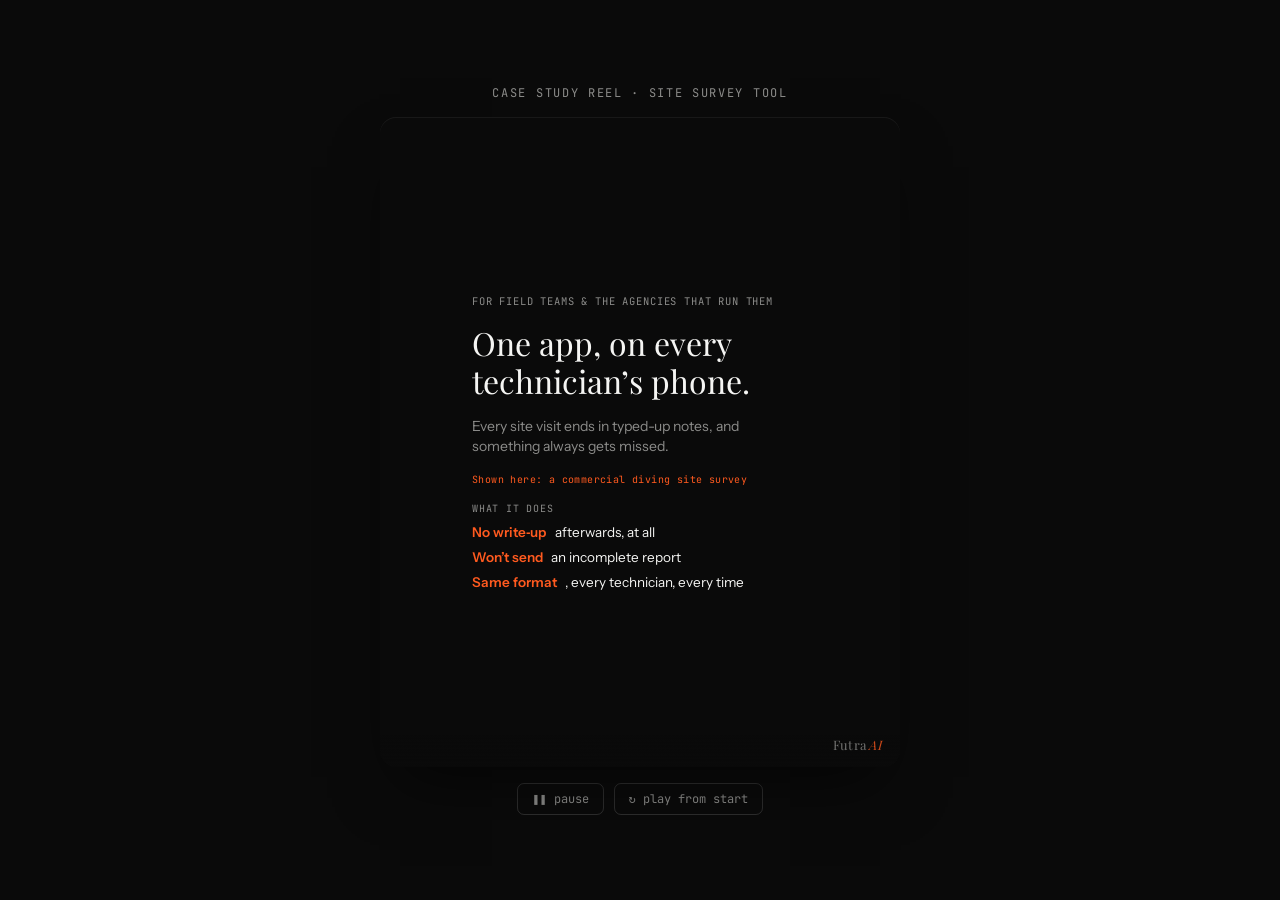
<file: demos/site-survey-demo.html>
<!doctype html>
<html>
<head>
<meta charset="utf-8">
<meta name="viewport" content="width=device-width,initial-scale=1,viewport-fit=cover">
<title>Site Survey Demo</title>
<style>
  html,body{overflow:hidden;height:100%}
</style>
<style>
  /* Layout: a phone mockup is the lead actor throughout (this is a field app,
     not a desktop tool). A persistent 3-step tracker pinned top-center tells a
     skimming viewer where they are, and each step is clickable. A title card
     opens with the claim before any UI is shown. The voice step includes the
     required-field check, because "it will not send an incomplete report" is
     the trust point. Deliberate dark "theatre" treatment, single theme by
     choice: this is a recording stage, not a read surface. */
  :root{
    --ink:#0a0a0a;
    --panel:#141414;
    --paper:#f5f5f3;
    --text:#f5f5f3;
    --dim:rgba(245,245,243,.55);
    --accent:#ff5a1f;
    --stop:#ff8a8a;
    color-scheme:dark;
  }
  *{box-sizing:border-box}
  body{
    margin:0;
    background:var(--ink);
    color:var(--text);
    font-family:'Instrument Sans',system-ui,sans-serif;
    min-height:100%;
    display:flex;
    flex-direction:column;
    align-items:center;
    justify-content:center;
    gap:16px;
    padding:28px 16px;
  }
  .eyebrow{
    font-family:'JetBrains Mono',monospace;
    font-size:12px;
    letter-spacing:.14em;
    text-transform:uppercase;
    color:var(--dim);
  }
  .stage-wrap{width:100%;max-width:520px}
  .stage{
    position:relative;
    width:100%;
    aspect-ratio:4/5;
    background:var(--ink);
    border-radius:16px;
    overflow:hidden;
    box-shadow:0 1px 0 rgba(255,255,255,.06) inset, 0 30px 60px -20px rgba(0,0,0,.6);
  }
  .stage.paused *{animation-play-state:paused!important}
  .brand{
    position:absolute;bottom:14px;right:18px;z-index:9;
    font-family:'Playfair Display',serif;font-weight:400;font-size:13px;
    color:var(--dim);letter-spacing:.02em;
    opacity:.8;
  }
  .brand span{color:var(--accent);font-style:italic}

  /* ---------- step tracker (persistent, top-center, clickable) ---------- */
  .tracker{
    position:absolute;top:12px;left:0;right:0;z-index:9;
    display:flex;align-items:center;justify-content:center;gap:6px;
    opacity:0;transition:opacity .4s ease;
    pointer-events:none;
  }
  .tracker.show{opacity:1;pointer-events:auto}
  .tstep{
    display:flex;align-items:center;gap:6px;cursor:pointer;white-space:nowrap;
    font-family:'JetBrains Mono',monospace;font-size:10px;letter-spacing:.03em;
    color:var(--dim);
    padding:5px 10px 5px 7px;border-radius:20px;
    background:rgba(255,255,255,.04);border:1px solid rgba(255,255,255,.07);
    transition:color .3s ease, background .3s ease, border-color .3s ease;
  }
  .tstep:hover{border-color:rgba(255,255,255,.25)}
  .tstep:focus-visible{outline:2px solid var(--accent);outline-offset:2px}
  .tstep .tnum{
    width:16px;height:16px;border-radius:50%;flex:0 0 auto;
    display:flex;align-items:center;justify-content:center;
    font-size:10px;background:rgba(255,255,255,.08);color:var(--dim);
    transition:background .3s ease, color .3s ease;
  }
  .tstep.active{color:var(--text);background:rgba(255,90,31,.1);border-color:rgba(255,90,31,.35)}
  .tstep.active .tnum{background:var(--accent);color:var(--ink)}
  .tstep.done .tnum{background:rgba(255,90,31,.3);color:var(--text)}
  .ttrack{width:16px;height:1px;background:rgba(255,255,255,.12)}

  /* ---------- shared layer mechanics ---------- */
  .layer{
    position:absolute;inset:0;
    display:flex;align-items:center;justify-content:center;
    opacity:0;pointer-events:none;
    transition:opacity .5s ease;
  }
  .layer.show{opacity:1}

  /* ---------- title scene ---------- */
  .title-wrap{text-align:left;max-width:400px;padding:0 32px;display:flex;flex-direction:column;gap:16px}
  .title-for{
    font-family:'JetBrains Mono',monospace;font-size:10.5px;letter-spacing:.08em;
    color:var(--dim);text-transform:uppercase;
    opacity:0;transform:translateY(8px);
    transition:opacity .5s ease, transform .5s ease;
  }
  .title-main{
    font-family:'Playfair Display',serif;font-weight:400;
    font-size:clamp(24px,7vw,32px);line-height:1.18;
    opacity:0;transform:translateY(10px);
    transition:opacity .5s ease .12s, transform .5s ease .12s;
  }
  .title-problem{
    font-size:14px;line-height:1.45;color:var(--dim);margin:0;
    opacity:0;transform:translateY(10px);transition:opacity .5s ease .22s, transform .5s ease .22s;
  }
  .title-example{
    font-family:'JetBrains Mono',monospace;font-size:10px;letter-spacing:.04em;color:var(--accent);
    opacity:0;transform:translateY(10px);transition:opacity .5s ease .28s, transform .5s ease .28s;
  }
  .title-saves{
    display:flex;flex-direction:column;gap:9px;
    opacity:0;transform:translateY(10px);
    transition:opacity .5s ease .34s, transform .5s ease .34s;
  }
  .title-saves-label{
    font-family:'JetBrains Mono',monospace;font-size:10px;letter-spacing:.08em;
    color:var(--dim);text-transform:uppercase;
  }
  .title-save-row{display:flex;align-items:baseline;gap:8px;font-family:'Instrument Sans',sans-serif;font-size:13.5px;color:var(--text)}
  .title-save-row b{font-family:'Instrument Sans',sans-serif;color:var(--accent);font-weight:600;white-space:nowrap}
  .layer[data-layer="title"].show .title-for,
  .layer[data-layer="title"].show .title-main,
  .layer[data-layer="title"].show .title-problem,
  .layer[data-layer="title"].show .title-example,
  .layer[data-layer="title"].show .title-saves{opacity:1;transform:translateY(0)}

  /* ---------- end scene ---------- */
  .layer[data-layer="end"]{z-index:7;padding-bottom:70px;background:rgba(10,10,10,.92)}
  .end-wrap{max-width:400px;padding:0 32px;display:flex;flex-direction:column;gap:12px;
    opacity:0;transform:translateY(8px);transition:opacity .5s ease .15s, transform .5s ease .15s}
  .layer[data-layer="end"].show .end-wrap{opacity:1;transform:translateY(0)}

  /* ---------- phone mockup ---------- */
  .phone-stand{
    position:relative;height:100%;display:flex;align-items:flex-start;justify-content:center;padding-top:70px;
  }
  .phone{
    position:relative;
    width:232px;
    aspect-ratio:9/19.5;
    background:#05080c;
    border-radius:34px;
    padding:10px;
    box-shadow:0 24px 50px -16px rgba(0,0,0,.65), 0 0 0 1px rgba(255,255,255,.06);
  }
  .phone-screen{
    position:relative;width:100%;height:100%;border-radius:25px;overflow:hidden;
    background:var(--panel);display:flex;flex-direction:column;
  }
  .phone-notch{
    position:absolute;top:8px;left:50%;transform:translateX(-50%);
    width:64px;height:16px;border-radius:10px;background:#000;z-index:3;
    box-shadow:0 0 0 1px rgba(255,255,255,.04);
  }
  .phone-bar{
    flex:0 0 auto;padding:16px 14px 8px;display:flex;align-items:center;justify-content:space-between;
    font-family:'JetBrains Mono',monospace;font-size:10px;color:var(--dim);
  }
  .phone-body{flex:1;position:relative;min-height:0}

  /* voice view */
  .fields-view{position:absolute;inset:0;padding:4px 14px 12px;display:flex;flex-direction:column;gap:9px}
  .voice-sub{opacity:0;pointer-events:none;transition:opacity .4s ease}
  .voice-sub.show{opacity:1}
  .transcript-box{
    flex:1;overflow:hidden;
    font-family:'Instrument Sans',sans-serif;font-size:13px;line-height:1.6;color:var(--text);
  }
  .caret{display:inline-block;width:2px;height:13px;background:var(--accent);margin-left:2px;vertical-align:-2px;animation:blink 1s step-end infinite}
  @keyframes blink{50%{opacity:0}}
  .extract-icon{width:14px;height:14px;flex:0 0 auto;color:var(--accent)}

  /* photos & plan: three sequential pop-up cards */
  .popup-stage{position:absolute;inset:0;padding:10px 14px}
  .popup-sub{
    position:absolute;inset:0;padding:10px 14px;
    display:flex;align-items:center;justify-content:center;
    opacity:0;pointer-events:none;transition:opacity .4s ease;
  }
  .popup-sub.show{opacity:1}
  .popup-card{
    width:100%;max-width:204px;
    background:rgba(255,255,255,.04);border:1px solid rgba(255,255,255,.1);
    border-radius:14px;padding:16px 14px;
    display:flex;flex-direction:column;align-items:center;gap:10px;text-align:center;
  }
  .popup-icon{
    width:36px;height:36px;border-radius:50%;flex:0 0 auto;
    background:rgba(255,90,31,.12);color:var(--accent);
    display:flex;align-items:center;justify-content:center;
  }
  .popup-icon svg{width:17px;height:17px}
  .popup-title{font-family:'Instrument Sans',sans-serif;font-weight:600;font-size:13px;color:var(--text)}
  .popup-status{display:flex;align-items:center;gap:5px;font-family:'JetBrains Mono',monospace;font-size:10px;color:var(--dim)}
  .popup-check{width:11px;height:11px;flex:0 0 auto;opacity:0;color:var(--accent);transition:opacity .25s ease}
  .popup-status.done .popup-check{opacity:1}
  .popup-status.done span{color:var(--text)}

  .popup-photogrid{display:grid;grid-template-columns:repeat(3,1fr);gap:4px;width:100%}
  .pg-tile{aspect-ratio:1;border-radius:4px;opacity:0;transform:scale(.82);transition:opacity .3s ease,transform .3s ease;overflow:hidden;position:relative}
  .pg-tile.show{opacity:1;transform:scale(1)}
  .pg-tile.pg1{background:linear-gradient(180deg,#5d7480 0 38%,#2c4150 38% 100%)}
  .pg-tile.pg2{background:linear-gradient(180deg,#6b6a62 0 45%,#3b3a36 45% 100%)}
  .pg-tile.pg3{background:linear-gradient(180deg,#4d6657 0 30%,#27382e 30% 100%)}
  .pg-tile.pg4{background:linear-gradient(180deg,#5a5f6e 0 52%,#262a35 52% 100%)}
  .pg-tile.pg5{background:linear-gradient(180deg,#76695b 0 40%,#352c24 40% 100%)}
  .pg-tile.pg6{background:linear-gradient(180deg,#566b7d 0 35%,#1f3342 35% 100%)}
  .pg-tile::after{content:"";position:absolute;left:0;right:0;bottom:0;height:34%;background:rgba(255,255,255,.07)}

  .popup-map{position:relative;width:100%;aspect-ratio:16/10;border-radius:8px;overflow:hidden;background:#20291e}
  .map-grid{
    position:absolute;inset:0;
    background:
      linear-gradient(180deg,transparent 0 58%,#2c4a5c 58% 100%),
      radial-gradient(ellipse 60px 40px at 20% 30%, rgba(90,110,70,.9), transparent 70%),
      radial-gradient(ellipse 70px 50px at 75% 35%, rgba(60,85,55,.85), transparent 70%),
      linear-gradient(160deg,#3a4a30,#26331f 70%);
  }
  .map-grid::after{content:"";position:absolute;left:0;right:0;top:56%;height:3px;background:rgba(220,220,205,.55)}
  .map-pin{
    position:absolute;left:50%;top:56%;width:10px;height:10px;margin:-9px 0 0 -5px;
    border-radius:50% 50% 50% 0;transform:rotate(-45deg);background:var(--accent);
    opacity:0;transition:opacity .3s ease;
  }
  .map-pin.show{opacity:1}
  .map-ping{
    position:absolute;left:50%;top:56%;width:10px;height:10px;margin:-5px 0 0 -5px;
    border-radius:50%;border:2px solid var(--accent);opacity:0;
  }
  .map-ping.go{animation:mapping 1.1s ease-out}
  @keyframes mapping{from{transform:scale(.3);opacity:1}to{transform:scale(4);opacity:0}}

  .popup-sketch-wrap{position:relative;width:96px;height:64px;flex:0 0 auto}
  .sketch-rough,.sketch-clean{position:absolute;inset:0;width:100%;height:100%;transition:opacity .4s ease}
  .sketch-rough{color:var(--dim);opacity:1}
  .sketch-clean{color:var(--accent);opacity:0}
  .popup-sketch-wrap.done .sketch-rough{opacity:0}
  .popup-sketch-wrap.done .sketch-clean{opacity:1}
  .mic-row{
    flex:0 0 auto;display:flex;align-items:center;gap:8px;
    padding:8px 10px;border-radius:10px;background:rgba(255,90,31,.08);
    border:1px solid rgba(255,90,31,.25);
  }
  .mic-dot{
    width:8px;height:8px;border-radius:50%;background:var(--accent);flex:0 0 auto;
    animation:pulse 1s ease-in-out infinite;
  }
  @keyframes pulse{0%,100%{opacity:.5;transform:scale(.85)}50%{opacity:1;transform:scale(1)}}
  .mic-label{font-family:'JetBrains Mono',monospace;font-size:10px;color:var(--text)}
  .field-list{flex:0 0 auto;display:flex;flex-direction:column;gap:9px;padding-top:4px}
  .field-row{
    display:flex;align-items:baseline;justify-content:space-between;gap:10px;
    padding-bottom:4px;border-bottom:1px solid rgba(255,255,255,.1);
    transition:border-color .3s ease;
  }
  .field-label{
    flex:0 0 auto;
    font-family:'JetBrains Mono',monospace;font-size:10px;letter-spacing:.05em;text-transform:uppercase;
    color:var(--dim);display:flex;align-items:center;gap:4px;
  }
  .field-check{width:9px;height:9px;flex:0 0 auto;color:var(--accent);opacity:0;transition:opacity .25s ease}
  .field-row.filled .field-check{opacity:1}
  .field-value{
    flex:1;min-width:0;text-align:right;
    font-family:'Instrument Sans',sans-serif;font-size:11.5px;color:var(--text);
    white-space:nowrap;overflow:hidden;text-overflow:ellipsis;
  }
  .field-value .ph{color:rgba(255,255,255,.22)}
  .field-row.missing{border-bottom-color:rgba(255,120,120,.5)}
  .field-row.missing .field-label,.field-row.missing .field-value{color:var(--stop)}
  .say-line{
    font-family:'Instrument Sans',sans-serif;font-size:12px;font-style:italic;color:var(--text);line-height:1.4;
    opacity:0;transition:opacity .3s ease;min-height:34px;
  }
  .say-line.show{opacity:1}
  .send-row{
    margin-top:auto;display:flex;flex-direction:column;gap:7px;
    opacity:0;transition:opacity .35s ease;
  }
  .send-row.show{opacity:1}
  .req-msg{font-family:'JetBrains Mono',monospace;font-size:10px;line-height:1.4;color:var(--stop)}
  .req-msg.ok{color:var(--accent)}
  .send-btn{
    background:var(--accent);color:#fff;font-size:12.5px;font-weight:600;padding:8px 0;border-radius:8px;border:none;
    font-family:'Instrument Sans',sans-serif;transition:opacity .3s ease, transform .15s ease;
  }
  .send-btn.off{opacity:.28}

  /* sent toast, shown on the finished report */
  .sent-toast{
    position:absolute;right:14px;bottom:14px;transform:translateY(8px);
    display:flex;align-items:center;gap:6px;white-space:nowrap;
    font-family:'JetBrains Mono',monospace;font-size:10.5px;color:var(--ink);
    background:var(--accent);padding:6px 12px;border-radius:20px;
    box-shadow:0 8px 16px -6px rgba(0,0,0,.35);
    opacity:0;transition:opacity .4s ease, transform .4s ease;
  }
  .sent-toast svg{width:12px;height:12px}
  .sent-toast.show{opacity:1;transform:translateY(0)}

  .phone-pane{position:absolute;inset:0;opacity:0;transform:translateY(6px);transition:opacity .4s ease, transform .4s ease;pointer-events:none}
  .phone-pane.show{opacity:1;transform:translateY(0)}

  /* ---------- report ---------- */
  .report-wrap{position:relative;display:flex;align-items:center;justify-content:center;height:100%;width:100%;padding:66px 24px 90px;box-sizing:border-box}
  .report{
    position:relative;
    width:100%;max-width:440px;height:100%;background:var(--paper);color:#171b22;
    border-radius:8px;padding:clamp(12px,2vw,20px);
    display:flex;flex-direction:column;gap:10px;
    box-shadow:0 20px 40px -14px rgba(0,0,0,.5);
    transform:translateY(10px) scale(.97);opacity:0;
    transition:transform .5s cubic-bezier(.2,.8,.2,1), opacity .5s ease;
  }
  .layer.show .report{transform:translateY(0) scale(1);opacity:1}
  .rep-head{display:flex;justify-content:space-between;align-items:flex-start;border-bottom:1px solid rgba(0,0,0,.12);padding-bottom:8px}
  .rep-mark{font-family:'Instrument Sans',sans-serif;font-weight:700;font-size:13px}
  .rep-mark span{color:#e0501a}
  .rep-meta{font-family:'JetBrains Mono',monospace;font-size:10px;color:#5a6472;text-align:right;line-height:1.5}
  .rep-grid{display:grid;grid-template-columns:repeat(5,1fr);gap:6px}
  .rep-thumb{aspect-ratio:1;border-radius:4px}
  .rep-thumb.r1{background:linear-gradient(180deg,#b9c4c9 0 40%,#7f8f99 40% 100%)}
  .rep-thumb.r2{background:linear-gradient(180deg,#c2bfb4 0 45%,#8b887e 45% 100%)}
  .rep-thumb.r3{background:linear-gradient(180deg,#aebdb4 0 32%,#7a8d82 32% 100%)}
  .rep-thumb.sat{background:
      linear-gradient(180deg,transparent 0 58%,#3f6a84 58% 100%),
      radial-gradient(ellipse 14px 10px at 30% 30%, rgba(90,110,70,.9), transparent 70%),
      linear-gradient(160deg,#4b5e3f,#2f3d27)}
  .rep-thumb.sketch{background:#e7e9e3;display:flex;align-items:center;justify-content:center;color:#6f7467;padding:6px}
  .rep-thumb.sketch svg{width:100%;height:100%}
  .rep-sec-label{font-family:'JetBrains Mono',monospace;font-size:10px;letter-spacing:.06em;text-transform:uppercase;color:#6f7787;margin-top:2px}
  .rep-fields{display:grid;grid-template-columns:1fr 1fr;gap:6px 14px}
  .rep-field{display:flex;justify-content:space-between;gap:6px;font-family:'JetBrains Mono',monospace;font-size:10px;color:#3a4048}
  .rep-field span{white-space:nowrap}
  .rep-field b{min-width:0;overflow:hidden;text-overflow:ellipsis;white-space:nowrap;text-align:right}
  .rep-note{font-family:'Instrument Sans',sans-serif;font-size:11px;line-height:1.5;color:#3a4048}
  .rep-field b{color:#171b22;font-family:'Instrument Sans',sans-serif;font-weight:600}

  /* ---------- caption ---------- */
  .caption-band{
    position:absolute;left:0;right:0;bottom:0;z-index:8;
    padding:16px 22px;
    background:linear-gradient(to top, rgba(10,10,10,.92), rgba(10,10,10,0));
    pointer-events:none;
  }
  .caption{
    font-family:'Instrument Sans',sans-serif;font-weight:700;
    font-size:clamp(14px,2.1vw,21px);
    line-height:1.2;max-width:80%;
    opacity:0;transform:translateY(5px);
    transition:opacity .3s ease, transform .3s ease;
  }
  .caption.show{opacity:1;transform:translateY(0)}

  /* ---------- controls ---------- */
  .controls{display:flex;gap:10px}
  .ctl{
    font-family:'JetBrains Mono',monospace;font-size:12px;
    color:var(--dim);background:transparent;border:1px solid rgba(255,255,255,.14);
    padding:7px 14px;border-radius:7px;cursor:pointer;
  }
  .ctl:hover{color:var(--text);border-color:rgba(255,255,255,.3)}
  .ctl:focus-visible{outline:2px solid var(--accent);outline-offset:2px}

  @media (prefers-reduced-motion: reduce){
    .layer,.phone-pane,.voice-sub,.tstep,.field-check,.sent-toast,.report,.caption,.mic-dot,.caret,.send-row,.say-line,.end-wrap{transition:none!important;animation:none!important}
  }
</style>
<link rel="preconnect" href="https://fonts.googleapis.com">
<link rel="stylesheet" href="https://fonts.googleapis.com/css2?family=Playfair+Display:ital,wght@0,400;0,700;1,400&family=Instrument+Sans:wght@400;500;600;700&family=JetBrains+Mono:wght@400;500&display=swap">
</head>
<body>
<div class="eyebrow">Case study reel &#183; site survey tool</div>
<div class="stage-wrap">
  <div class="stage" id="stage">
    <div class="brand">Futra <span>AI</span></div>

    <div class="tracker" id="tracker">
      <button class="tstep" type="button" data-step="0"><span class="tnum">1</span>Fill, by voice</button>
      <div class="ttrack"></div>
      <button class="tstep" type="button" data-step="1"><span class="tnum">2</span>Photos &amp; plan</button>
      <div class="ttrack"></div>
      <button class="tstep" type="button" data-step="2"><span class="tnum">3</span>Report, auto&#8209;sent</button>
    </div>

    <div class="layer" id="layerTitle" data-layer="title">
      <div class="title-wrap">
        <div class="title-for">For field teams &amp; the agencies that run them</div>
        <div class="title-main">One app, on every technician&#8217;s phone.</div>
        <p class="title-problem">Every site visit ends in typed-up notes, and something always gets missed.</p>
        <div class="title-example">Shown here: a commercial diving site survey</div>
        <div class="title-saves">
          <div class="title-saves-label">What it does</div>
          <div class="title-save-row"><b>No write&#8209;up</b> afterwards, at all</div>
          <div class="title-save-row"><b>Won&#8217;t send</b> an incomplete report</div>
          <div class="title-save-row"><b>Same format</b>, every technician, every time</div>
        </div>
      </div>
    </div>

    <div class="layer" id="layerPhone" data-layer="phone">
      <div class="phone-stand">
        <div class="phone">
          <div class="phone-notch"></div>
          <div class="phone-screen">
            <div class="phone-bar"><span>10:16</span><span>SITE SURVEY</span></div>
            <div class="phone-body">

              <div class="phone-pane" data-phone-pane="voice">
                <div class="fields-view voice-sub" data-voice-sub="transcript">
                  <div class="mic-row"><div class="mic-dot"></div><div class="mic-label">listening&#8230;</div></div>
                  <div class="transcript-box" id="transcriptBox"><span class="caret"></span></div>
                </div>
                <div class="fields-view voice-sub" data-voice-sub="fields">
                  <div class="mic-row"><svg class="extract-icon" viewBox="0 0 24 24" fill="none" stroke="currentColor" stroke-width="1.8"><path d="M5 3v18M19 3v18M5 8h4M5 16h4M15 8h4M15 16h4"/></svg><div class="mic-label" id="micLabel">sorting into fields&#8230;</div></div>
                  <div class="field-list">
                    <div class="field-row" data-field="site">
                      <div class="field-label"><svg class="field-check" viewBox="0 0 24 24" fill="none" stroke="currentColor" stroke-width="3"><path d="M4 12l5 5L20 6"/></svg>Site</div>
                      <div class="field-value"><span class="ph">-</span></div>
                    </div>
                    <div class="field-row" data-field="client">
                      <div class="field-label"><svg class="field-check" viewBox="0 0 24 24" fill="none" stroke="currentColor" stroke-width="3"><path d="M4 12l5 5L20 6"/></svg>Client</div>
                      <div class="field-value"><span class="ph">-</span></div>
                    </div>
                    <div class="field-row" data-field="visited">
                      <div class="field-label"><svg class="field-check" viewBox="0 0 24 24" fill="none" stroke="currentColor" stroke-width="3"><path d="M4 12l5 5L20 6"/></svg>Visited</div>
                      <div class="field-value"><span class="ph">-</span></div>
                    </div>
                    <div class="field-row" data-field="tidal">
                      <div class="field-label"><svg class="field-check" viewBox="0 0 24 24" fill="none" stroke="currentColor" stroke-width="3"><path d="M4 12l5 5L20 6"/></svg>Tidal</div>
                      <div class="field-value"><span class="ph">-</span></div>
                    </div>
                    <div class="field-row" data-field="team">
                      <div class="field-label"><svg class="field-check" viewBox="0 0 24 24" fill="none" stroke="currentColor" stroke-width="3"><path d="M4 12l5 5L20 6"/></svg>Team</div>
                      <div class="field-value"><span class="ph">-</span></div>
                    </div>
                    <div class="field-row" data-field="plant">
                      <div class="field-label"><svg class="field-check" viewBox="0 0 24 24" fill="none" stroke="currentColor" stroke-width="3"><path d="M4 12l5 5L20 6"/></svg>Plant</div>
                      <div class="field-value"><span class="ph">-</span></div>
                    </div>
                    <div class="field-row" data-field="hazards">
                      <div class="field-label"><svg class="field-check" viewBox="0 0 24 24" fill="none" stroke="currentColor" stroke-width="3"><path d="M4 12l5 5L20 6"/></svg>Hazards</div>
                      <div class="field-value"><span class="ph">-</span></div>
                    </div>
                    <div class="field-row" data-field="recovery">
                      <div class="field-label"><svg class="field-check" viewBox="0 0 24 24" fill="none" stroke="currentColor" stroke-width="3"><path d="M4 12l5 5L20 6"/></svg>Recovery</div>
                      <div class="field-value"><span class="ph">-</span></div>
                    </div>
                  </div>
                  <div class="say-line" id="sayLine">&#8220;Recovery is the ladder off the pontoon.&#8221;</div>
                  <div class="send-row" id="sendRow">
                    <div class="req-msg" id="reqMsg">1 required field missing: Recovery</div>
                    <button class="send-btn off" id="sendBtn" type="button">Send report</button>
                  </div>
                </div>
              </div>

              <div class="phone-pane" data-phone-pane="capture">
                <div class="popup-stage">

                  <div class="popup-sub" data-popup="photos">
                    <div class="popup-card">
                      <div class="popup-icon"><svg viewBox="0 0 24 24" fill="none" stroke="currentColor" stroke-width="1.8"><rect x="3" y="6" width="18" height="13" rx="2"/><circle cx="12" cy="12.5" r="3.4"/></svg></div>
                      <div class="popup-title">Upload site photos</div>
                      <div class="popup-photogrid">
                        <div class="pg-tile pg1"></div><div class="pg-tile pg2"></div><div class="pg-tile pg3"></div>
                        <div class="pg-tile pg4"></div><div class="pg-tile pg5"></div><div class="pg-tile pg6"></div>
                      </div>
                      <div class="popup-status" data-status="photos"><svg class="popup-check" viewBox="0 0 24 24" fill="none" stroke="currentColor" stroke-width="3"><path d="M4 12l5 5L20 6"/></svg><span>6 photos added</span></div>
                    </div>
                  </div>

                  <div class="popup-sub" data-popup="satellite">
                    <div class="popup-card">
                      <div class="popup-icon"><svg viewBox="0 0 24 24" fill="none" stroke="currentColor" stroke-width="1.8"><path d="M12 21s7-6.1 7-11.5A7 7 0 0 0 5 9.5C5 14.9 12 21 12 21Z"/><circle cx="12" cy="9.5" r="2.4"/></svg></div>
                      <div class="popup-title">Capture satellite image</div>
                      <div class="popup-map">
                        <div class="map-grid"></div>
                        <div class="map-ping"></div>
                        <div class="map-pin"></div>
                      </div>
                      <div class="popup-status" data-status="satellite"><svg class="popup-check" viewBox="0 0 24 24" fill="none" stroke="currentColor" stroke-width="3"><path d="M4 12l5 5L20 6"/></svg><span>Satellite image captured</span></div>
                    </div>
                  </div>

                  <div class="popup-sub" data-popup="sketch">
                    <div class="popup-card">
                      <div class="popup-icon"><svg viewBox="0 0 24 24" fill="none" stroke="currentColor" stroke-width="1.8"><path d="M4 18c3-9 7-12 9-13-1 3-1 7 1 9 2-1 4-1 6 1-6 1-12 2-16 3Z"/></svg></div>
                      <div class="popup-title">AI sketch digitisation</div>
                      <div class="popup-sketch-wrap">
                        <svg class="sketch-rough" viewBox="0 0 150 100" fill="none" stroke="currentColor" stroke-width="3" stroke-linecap="round"><path d="M10 38 L142 36"/><path d="M11 40 L12 62 L140 63 L141 38"/><path d="M45 36 L44 18 L98 19 L97 35"/><path d="M118 63 L119 84"/></svg>
                        <svg class="sketch-clean" viewBox="0 0 150 100" fill="none" stroke="currentColor" stroke-width="2.4"><path d="M10 38 L140 38"/><path d="M10 38 L10 62 L140 62 L140 38"/><path d="M45 38 L45 18 L97 18 L97 38"/><path d="M118 62 L118 84"/></svg>
                      </div>
                      <div class="popup-status" data-status="sketch"><svg class="popup-check" viewBox="0 0 24 24" fill="none" stroke="currentColor" stroke-width="3"><path d="M4 12l5 5L20 6"/></svg><span>Digitised by AI</span></div>
                    </div>
                  </div>

                </div>
              </div>

            </div>
          </div>
        </div>
      </div>
    </div>

    <div class="layer" id="layerReport" data-layer="report">
      <div class="report-wrap">
        <div class="report">
          <div class="rep-head">
            <div class="rep-mark">FIELD SURVEY <span>REPORT</span></div>
            <div class="rep-meta">AUTO&#8209;GENERATED<br>14 NOV 2026</div>
          </div>
          <div class="rep-sec-label">From the technician&#8217;s phone</div>
          <div class="rep-fields">
            <div class="rep-field"><span>Site</span><b>Harbour Wall B</b></div>
            <div class="rep-field"><span>Client</span><b>Harbourside Ltd</b></div>
            <div class="rep-field"><span>Visited</span><b>14 Nov, 10:16</b></div>
            <div class="rep-field"><span>Tidal</span><b>Slack water 14:20</b></div>
            <div class="rep-field"><span>Team</span><b>2 divers, 1 standby</b></div>
            <div class="rep-field"><span>Plant</span><b>RIB, compressor, crane</b></div>
            <div class="rep-field"><span>Hazards</span><b>Low viz below 8m</b></div>
            <div class="rep-field"><span>Recovery</span><b>Ladder off pontoon</b></div>
          </div>
          <div class="rep-sec-label">Site photos, satellite &amp; plan</div>
          <div class="rep-grid">
            <div class="rep-thumb r1"></div><div class="rep-thumb r2"></div><div class="rep-thumb r3"></div>
            <div class="rep-thumb sat"></div>
            <div class="rep-thumb sketch"><svg viewBox="0 0 150 100" fill="none" stroke="currentColor" stroke-width="4"><path d="M10 38 L140 38"/><path d="M10 38 L10 62 L140 62 L140 38"/><path d="M45 38 L45 18 L97 18 L97 38"/><path d="M118 62 L118 84"/></svg></div>
          </div>
          <div class="rep-sec-label">Recommendations, from the technician&#8217;s note</div>
          <div class="rep-note">Fender fixings on the east wall look worn. Recommend an inspection next quarter.</div>
          <div class="sent-toast" id="sentToast">
            <svg viewBox="0 0 24 24" fill="none" stroke="currentColor" stroke-width="2"><path d="M4 12l5 5L20 6"/></svg>
            Sent to the office
          </div>
        </div>
      </div>
    </div>

    <div class="layer" id="layerEnd" data-layer="end">
      <div class="end-wrap">
        <div class="title-saves-label">What you can rely on</div>
        <div class="title-save-row"><b>Required fields</b> must be filled before it will send</div>
        <div class="title-save-row"><b>Same format</b> every time, for every technician</div>
        <div class="title-save-row"><b>Sent</b> to the office, so nobody has to remember</div>
      </div>
    </div>

    <div class="caption-band"><div class="caption" id="caption"></div></div>
  </div>
</div>
<div class="controls">
  <button class="ctl" id="pauseBtn" type="button">&#10074;&#10074; pause</button>
  <button class="ctl" id="replayBtn" type="button">&#8635; play from start</button>
</div>

<script>
(function(){
  function $(id){ return document.getElementById(id); }
  var layers = { title: $('layerTitle'), phone: $('layerPhone'), report: $('layerReport'), end: $('layerEnd') };
  var stage = $('stage');
  var tracker = $('tracker');
  var tsteps = Array.prototype.slice.call(document.querySelectorAll('.tstep'));
  var phonePanes = Array.prototype.slice.call(document.querySelectorAll('.phone-pane'));
  var caption = $('caption');
  var fieldRows = Array.prototype.slice.call(document.querySelectorAll('.field-row'));
  var voiceSubs = Array.prototype.slice.call(document.querySelectorAll('.voice-sub'));
  var popupSubs = Array.prototype.slice.call(document.querySelectorAll('.popup-sub'));
  var pgTiles = Array.prototype.slice.call(document.querySelectorAll('.pg-tile'));
  var mapPin = document.querySelector('.map-pin');
  var mapPing = document.querySelector('.map-ping');
  var sketchWrap = document.querySelector('.popup-sketch-wrap');
  var transcriptBox = $('transcriptBox');
  var micLabel = $('micLabel');
  var sayLine = $('sayLine');
  var sendRow = $('sendRow');
  var reqMsg = $('reqMsg');
  var sendBtn = $('sendBtn');
  var sentToast = $('sentToast');
  var pauseBtn = $('pauseBtn');
  var replayBtn = $('replayBtn');
  var reduced = window.matchMedia && window.matchMedia('(prefers-reduced-motion: reduce)').matches;
  var runId = 0;
  var paused = false;

  var fieldValues = {
    site: 'Harbour Wall B',
    client: 'Harbourside Ltd',
    visited: '14 Nov 2026, 10:16',
    tidal: 'Slack water 14:20',
    team: '2 divers, 1 standby',
    plant: 'RIB, compressor, crane',
    hazards: 'Low viz below 8m',
    recovery: 'Ladder off pontoon'
  };
  var firstSeven = ['site','client','visited','tidal','team','plant','hazards'];
  var transcriptChunks = [
    'so this is Harbour Wall B,',
    'for Harbourside Ltd, visited this morning...',
    'two divers and a standby,',
    'RIB, compressor and crane on site,',
    'slack water is about twenty past two,',
    'viz is poor below eight metres, flag that as a hazard,',
    'and the fender fixings on the east wall look worn, so recommend an inspection next quarter'
  ];

  // Waits for ms of unpaused time. A newer run makes the old one reject, which stops it.
  function wait(ms, myRun){
    return new Promise(function(resolve, reject){
      var left = ms;
      (function tick(){
        if (myRun !== runId) return reject('stale');
        if (!paused) left -= 50;
        if (left <= 0) return resolve();
        setTimeout(tick, 50);
      })();
    });
  }
  var capTimer;
  function setCaption(text){
    clearTimeout(capTimer);
    caption.classList.remove('show');
    capTimer = setTimeout(function(){
      caption.textContent = text;
      if (text) caption.classList.add('show');
    }, 160);
  }
  // Shows a caption and holds long enough to read it: 0.35s a word plus 0.6s, never under 1.8s.
  function hold(text){ return Math.max(1800, text.split(/\s+/).length * 350 + 600); }
  async function say(text, myRun, extra){
    setCaption(text);
    await wait(hold(text) + (extra || 0), myRun);
  }

  function shownLayers(){ return Object.keys(layers).filter(function(k){ return layers[k].classList.contains('show'); }); }
  function setLayers(names){ Object.keys(layers).forEach(function(k){ layers[k].classList.toggle('show', names.indexOf(k) > -1); }); }
  async function switchLayer(name, myRun){
    var needed = name === 'end' ? ['report','end'] : [name];
    var shown = shownLayers();
    var subset = function(a, b){ return a.every(function(x){ return b.indexOf(x) > -1; }); };
    if (subset(shown, needed) || subset(needed, shown)){ setLayers(needed); return; }
    setLayers([]);
    await wait(600, myRun);
    setLayers(needed);
  }
  function setTracker(idx){
    tsteps.forEach(function(s, i){
      s.classList.toggle('active', i === idx);
      s.classList.toggle('done', i < idx);
    });
  }
  function showPhonePane(name){ phonePanes.forEach(function(p){ p.classList.toggle('show', p.dataset.phonePane === name); }); }
  function currentPhonePane(){ return phonePanes.filter(function(p){ return p.classList.contains('show'); })[0]; }
  async function switchPhonePane(name, myRun){
    phonePanes.forEach(function(p){ p.classList.remove('show'); });
    await wait(500, myRun);
    showPhonePane(name);
  }
  async function enterPhone(name, myRun){
    await switchLayer('phone', myRun);
    var cur = currentPhonePane();
    if (!cur || cur.dataset.phonePane !== name) await switchPhonePane(name, myRun);
    tracker.classList.add('show');
  }
  function showVoiceSub(name){ voiceSubs.forEach(function(v){ v.classList.toggle('show', v.dataset.voiceSub === name); }); }
  async function switchVoiceSub(name, myRun){
    voiceSubs.forEach(function(v){ v.classList.remove('show'); });
    await wait(490, myRun);
    showVoiceSub(name);
  }
  async function revealTranscript(chunks, myRun){
    transcriptBox.innerHTML = '<span class="caret"></span>';
    var text = '';
    for (var i = 0; i < chunks.length; i++){
      text += (i ? ' ' : '') + chunks[i];
      transcriptBox.innerHTML = text + '<span class="caret"></span>';
      await wait(520, myRun);
    }
  }
  function fillField(key){
    var row = fieldRows.filter(function(r){ return r.dataset.field === key; })[0];
    if (!row) return;
    row.querySelector('.field-value').textContent = fieldValues[key];
    row.classList.remove('missing');
    row.classList.add('filled');
  }
  function flagMissing(key){
    var row = fieldRows.filter(function(r){ return r.dataset.field === key; })[0];
    row.classList.remove('filled');
    row.classList.add('missing');
    row.querySelector('.field-value').textContent = 'Required';
  }
  function resetFields(){
    fieldRows.forEach(function(r){
      r.classList.remove('filled','missing');
      r.querySelector('.field-value').innerHTML = '<span class="ph">-</span>';
    });
    sayLine.classList.remove('show');
    sendRow.classList.remove('show');
    sendBtn.classList.add('off');
    reqMsg.textContent = '1 required field missing: Recovery';
    reqMsg.classList.remove('ok');
    micLabel.textContent = 'sorting into fields...';
  }
  // Puts the voice screen straight into a state: sorted (7 filled), missing, fixed.
  function setVoiceState(state){
    resetFields();
    firstSeven.forEach(fillField);
    if (state === 'sorted') return;
    sendRow.classList.add('show');
    if (state === 'missing'){ flagMissing('recovery'); return; }
    if (state === 'fixed'){
      fillField('recovery');
      reqMsg.textContent = 'All required fields complete';
      reqMsg.classList.add('ok');
      sendBtn.classList.remove('off');
      micLabel.textContent = 'all fields complete';
    }
  }
  function showPopup(name){ popupSubs.forEach(function(p){ p.classList.toggle('show', p.dataset.popup === name); }); }
  async function switchPopup(name, myRun){
    popupSubs.forEach(function(p){ p.classList.remove('show'); });
    await wait(500, myRun);
    showPopup(name);
  }
  function resetPopups(){
    pgTiles.forEach(function(t){ t.classList.remove('show'); });
    mapPin.classList.remove('show');
    sketchWrap.classList.remove('done');
    document.querySelectorAll('.popup-status').forEach(function(s){ s.classList.remove('done'); });
  }
  async function runPhotosPopup(myRun){
    for (var i = 0; i < pgTiles.length; i++){
      pgTiles[i].classList.add('show');
      await wait(140, myRun);
    }
    await wait(250, myRun);
    document.querySelector('[data-status="photos"]').classList.add('done');
  }
  async function runSatellitePopup(myRun){
    await wait(300, myRun);
    mapPing.classList.remove('go'); void mapPing.offsetWidth; mapPing.classList.add('go');
    await wait(500, myRun);
    mapPin.classList.add('show');
    await wait(400, myRun);
    document.querySelector('[data-status="satellite"]').classList.add('done');
  }
  async function runSketchPopup(myRun){
    await wait(500, myRun);
    sketchWrap.classList.add('done');
    await wait(400, myRun);
    document.querySelector('[data-status="sketch"]').classList.add('done');
  }
  function resetAll(){
    resetFields();
    resetPopups();
    transcriptBox.innerHTML = '<span class="caret"></span>';
    sentToast.classList.remove('show');
  }

  // ---------- scenes ----------
  async function sceneTitle(r){
    await switchLayer('title', r);
    tracker.classList.remove('show');
    setCaption('');
    resetAll();
    phonePanes.forEach(function(p){ p.classList.remove('show'); });
    voiceSubs.forEach(function(v){ v.classList.remove('show'); });
    popupSubs.forEach(function(p){ p.classList.remove('show'); });
    await wait(5000, r);
  }
  async function sceneVoice(r){
    resetFields();
    transcriptBox.innerHTML = '<span class="caret"></span>';
    phonePanes.forEach(function(p){ p.classList.remove('show'); });
    voiceSubs.forEach(function(v){ v.classList.remove('show'); });
    await switchLayer('phone', r);
    showPhonePane('voice');
    showVoiceSub('transcript');
    tracker.classList.add('show');
    setTracker(0);
    setCaption('A technician talks through the visit, in one go.');
    await wait(500, r);
    await revealTranscript(transcriptChunks, r);
    await wait(600, r);

    await switchVoiceSub('fields', r);
    setCaption('That paragraph sorts itself into the required fields.');
    await wait(400, r);
    for (var i = 0; i < firstSeven.length; i++){ fillField(firstSeven[i]); await wait(300, r); }
    await wait(400, r);

    sendRow.classList.add('show');
    flagMissing('recovery');
    await say("It won't send until every required field is filled.", r);

    micLabel.textContent = 'listening for: recovery';
    sayLine.classList.add('show');
    await wait(1400, r);
    fillField('recovery');
    reqMsg.textContent = 'All required fields complete';
    reqMsg.classList.add('ok');
    sendBtn.classList.remove('off');
    micLabel.textContent = 'all fields complete';
    await say("It asks for what's missing, then unlocks Send.", r, -1400);
    await wait(600, r);
  }
  async function sceneCapture(r){
    resetPopups();
    await enterPhone('capture', r);
    setTracker(1);
    showPopup('photos');
    setCaption('Site photos are added from the phone.');
    await wait(300, r);
    await runPhotosPopup(r);
    await wait(1500, r);

    await switchPopup('satellite', r);
    setCaption('A satellite image of the location is captured.');
    await runSatellitePopup(r);
    await wait(1900, r);

    await switchPopup('sketch', r);
    setCaption('A hand sketch is digitised by AI.');
    await runSketchPopup(r);
    await wait(1700, r);
  }
  async function sceneReport(r){
    sentToast.classList.remove('show');
    await switchLayer('report', r);
    tracker.classList.add('show');
    setTracker(2);
    await say('One formatted PDF, built from exactly what was captured.', r);
    sentToast.classList.add('show');
    await say('It sends itself to the office.', r);
  }
  async function sceneEnd(r){
    await switchLayer('end', r);
    tracker.classList.remove('show');
    await say('Used on live jobs. Built in days.', r, 2200);
  }

  var scenes = [sceneTitle, sceneVoice, sceneCapture, sceneReport, sceneEnd];
  var stepStart = [1, 2, 3];

  async function run(myRun, from){
    try{
      for (var i = from; i < scenes.length; i++) await scenes[i](myRun);
      await wait(700, myRun);
      run(myRun, 0);
    }catch(e){ /* superseded by a newer run */ }
  }

  function freezeOn(step){
    resetAll();
    if (step === 'title'){ setLayers(['title']); tracker.classList.remove('show'); return; }
    if (step === 'transcript'){
      setLayers(['phone']); tracker.classList.add('show'); setTracker(0);
      showPhonePane('voice'); showVoiceSub('transcript');
      transcriptBox.innerHTML = transcriptChunks.slice(0, 5).join(' ') + '<span class="caret"></span>';
      setCaption('A technician talks through the visit, in one go.');
      return;
    }
    if (step === 'report' || step === 'sent' || step === 'end'){
      setLayers(step === 'end' ? ['report','end'] : ['report']);
      tracker.classList.toggle('show', step !== 'end'); setTracker(2);
      if (step === 'sent') sentToast.classList.add('show');
      setCaption(step === 'report' ? 'One formatted PDF, built from exactly what was captured.'
        : step === 'sent' ? 'It sends itself to the office.' : 'Used on live jobs. Built in days.');
      return;
    }
    setLayers(['phone']); tracker.classList.add('show');
    if (step === 'voice'){
      setTracker(0); showPhonePane('voice'); showVoiceSub('fields');
      ['site','client','visited','tidal','team'].forEach(fillField);
      setCaption('That paragraph sorts itself into the required fields.');
    }
    if (step === 'missing'){
      setTracker(0); showPhonePane('voice'); showVoiceSub('fields'); setVoiceState('missing');
      setCaption("It won't send until every required field is filled.");
    }
    if (step === 'fixed'){
      setTracker(0); showPhonePane('voice'); showVoiceSub('fields'); setVoiceState('fixed');
      sayLine.classList.add('show');
      setCaption("It asks for what's missing, then unlocks Send.");
    }
    if (step === 'photos'){
      setTracker(1); showPhonePane('capture'); showPopup('photos');
      pgTiles.forEach(function(t){ t.classList.add('show'); });
      document.querySelector('[data-status="photos"]').classList.add('done');
      setCaption('Site photos are added from the phone.');
    }
    if (step === 'satellite'){
      setTracker(1); showPhonePane('capture'); showPopup('satellite');
      mapPin.classList.add('show');
      document.querySelector('[data-status="satellite"]').classList.add('done');
      setCaption('A satellite image of the location is captured.');
    }
    if (step === 'sketch'){
      setTracker(1); showPhonePane('capture'); showPopup('sketch');
      sketchWrap.classList.add('done');
      document.querySelector('[data-status="sketch"]').classList.add('done');
      setCaption('A hand sketch is digitised by AI.');
    }
  }

  function start(from){
    runId++;
    var myRun = runId;
    holding = false;
    paused = false;
    pauseBtn.innerHTML = '&#10074;&#10074; pause';
    stage.classList.remove('paused');
    var debugStep = new URLSearchParams(location.search).get('debug');
    if (debugStep){ freezeOn(debugStep); return; }
    if (reduced){ freezeOn('end'); return; }
    run(myRun, from || 0);
  }

  pauseBtn.addEventListener('click', function(){
    paused = !paused;
    stage.classList.toggle('paused', paused);
    pauseBtn.innerHTML = paused ? '&#9654; resume' : '&#10074;&#10074; pause';
  });
  replayBtn.addEventListener('click', function(){ start(0); });
  tsteps.forEach(function(s, i){
    s.addEventListener('click', function(){ start(stepStart[i]); });
  });
  // Embedded on the page, the demo is loaded with ?hold=1: it shows its title
  // slide and waits for the page to say it has been scrolled into view.
  var holding = false;
  window.addEventListener('message', function(e){
    if (e.source !== window.parent || !e.data || e.data.type !== 'futra-demo-play') return;
    if (holding) start(0);
  });
  var params = new URLSearchParams(location.search);
  if (params.get('hold') === '1' && !params.get('debug') && !reduced){
    holding = true;
    freezeOn('title');
  } else {
    start(0);
  }
})();
</script>
</body>
</html>
</file>
<file: styles.css>
/* Futra AI portfolio site.
   Design system measured directly from p0stman.com via getComputedStyle,
   then adapted: ink #0a0a0a, paper #f5f5f3, one accent #ff5a1f, Playfair
   Display for display statements (with one italic accent word per
   statement, never more), Instrument Sans for body copy, JetBrains Mono
   for small tracked labels and numbers. The "(0N) section name" eyebrow,
   the numbered hairline-divided list, and the light "paper" pricing
   section are all patterns pulled from their real, live page, not
   improvised. */
:root{
  --ink:#0a0a0a;
  --paper:#f5f5f3;
  --dim:rgba(245,245,243,.5);
  --body:rgba(245,245,243,.75);
  --accent:#ff5a1f;
  --rule:rgba(245,245,243,.14);
  --ink-dim:rgba(10,10,10,.55);
  --ink-body:rgba(10,10,10,.78);
  --ink-rule:rgba(10,10,10,.12);
}

*{box-sizing:border-box}
html{scroll-behavior:smooth;overflow-x:clip}
body{
  margin:0;
  background:var(--ink);
  color:var(--paper);
  font-family:'Instrument Sans',system-ui,sans-serif;
  font-size:17px;
  line-height:1.6;
  -webkit-font-smoothing:antialiased;
  overflow-x:clip;
  width:100%;
}

.wrap{width:100%;max-width:1120px;margin:0 auto;padding:0 24px}
.wrap-narrow{max-width:680px}
.wrap-how{max-width:920px}

h1,h3{font-family:'Playfair Display',serif;font-weight:400;margin:0}
p{margin:0}
a{color:inherit}
em{font-style:italic;color:var(--accent)}

/* ---------- header ---------- */
.site-header{
  position:sticky;top:0;z-index:20;
  background:rgba(10,10,10,.82);
  backdrop-filter:blur(8px);
  border-bottom:1px solid var(--rule);
}
.site-header .wrap{display:flex;align-items:center;justify-content:space-between;padding:16px 24px}
.brand{font-family:'Playfair Display',serif;font-size:17px;text-decoration:none;color:var(--paper)}
.brand span{color:var(--accent);font-style:italic}
.nav-cta{font-size:13px;color:var(--dim);text-decoration:none;border-bottom:1px solid transparent;transition:color .2s ease, border-color .2s ease}
.nav-cta:hover{color:var(--paper);border-color:var(--dim)}
.site-nav{display:flex;gap:28px}
.site-nav a{
  font-family:'JetBrains Mono',monospace;font-size:12px;letter-spacing:.04em;
  color:var(--dim);text-decoration:none;transition:color .2s ease;
}
.site-nav a:hover{color:var(--paper)}
@media (max-width:720px){ .site-nav{display:none} }

/* ---------- buttons ---------- */
.btn{display:inline-block;font-size:15px;font-weight:600;text-decoration:none;border-radius:3px;padding:15px 26px}
.btn-primary{background:var(--paper);color:var(--ink);transition:transform .15s ease}
.btn-primary:hover{transform:translateY(-1px)}

/* ---------- hero ---------- */
.hero{
  min-height:calc(100vh - 57px);min-height:calc(100svh - 57px);
  display:flex;align-items:center;
  padding:48px 0;overflow:hidden;
}
.hero-grid{position:relative;display:grid;grid-template-columns:1.3fr .7fr;gap:64px;align-items:center}
.hero-main{position:relative;z-index:2}
.hero-type{position:relative}
.hero-note{font-family:'JetBrains Mono',monospace;font-size:11px;letter-spacing:.1em;text-transform:uppercase;color:var(--dim);margin-bottom:22px}
.word{
  margin:0;font-family:'Playfair Display',serif;font-weight:400;
  letter-spacing:-.035em;line-height:.92;color:var(--paper);
  opacity:0;transform:translateY(14px);
  animation:rise .7s cubic-bezier(.2,.7,.2,1) .1s forwards;
}
.word .line{display:block}
.word .big{font-size:clamp(50px,7.6vw,128px);margin-left:-.1em;margin-right:-.165em}
.word .rest{font-size:clamp(28px,4.3vw,72px)}
.word .big-s{margin-left:-.04em;margin-right:-.06em}
@keyframes rise{to{opacity:1;transform:translateY(0)}}
.hero-head-faint{
  margin:18px 0 20px;font-family:'Playfair Display',serif;font-style:italic;
  color:var(--dim);font-size:clamp(18px,2.6vw,28px);
}
.hero-sub{font-size:16.5px;color:var(--body);margin-bottom:28px;max-width:52ch;text-wrap:balance}

.hero-graphic{position:relative;z-index:1;display:flex;align-items:center;justify-content:center}
.blob{
  position:relative;width:100%;aspect-ratio:1;
  background:radial-gradient(circle at 32% 28%, #fff7ee, transparent 40%),
    linear-gradient(145deg, #ffb57a, #d9566f 45%, #4d4a8a 85%);
  box-shadow:0 60px 140px -40px rgba(217,86,111,.4);
  animation:morph 10s ease-in-out infinite;
}
.blob.blob-small{width:220px}
@keyframes morph{
  0%,100%{border-radius:42% 58% 63% 37% / 41% 44% 56% 59%}
  33%{border-radius:63% 37% 41% 59% / 51% 61% 39% 49%}
  66%{border-radius:50% 50% 36% 64% / 60% 42% 58% 40%}
}
@media (prefers-reduced-motion: reduce){ .word,.hero-margin{animation:none;opacity:1;transform:none} .blob{animation:none} }

/* ---------- sections ---------- */
.section{padding:72px 0}
.section-light{background:#111}
.section-paper{background:var(--paper);color:var(--ink)}
.eyebrow{
  font-family:'JetBrains Mono',monospace;font-size:11px;letter-spacing:.14em;
  text-transform:uppercase;color:var(--dim);margin:0 0 26px;
}
.eyebrow-ink{color:var(--ink-dim)}

.statement{
  font-family:'Playfair Display',serif;font-size:clamp(22px,3.2vw,32px);
  line-height:1.3;color:var(--paper);max-width:34ch;
}
.statement-tight{max-width:30ch;margin-bottom:40px}
.statement-ink{color:var(--ink);max-width:16ch}
.statement-sub{margin-top:16px;font-size:16px;color:var(--ink-body);max-width:44ch}
.statement-center{text-align:center;max-width:none;margin:0 auto 30px}

.prose{font-size:16.5px;line-height:1.7;color:var(--body);max-width:52ch}
.prose-dim{color:var(--dim)}
.who-copy{margin-top:22px}
.who-grid{display:grid;grid-template-columns:minmax(0,290px) minmax(0,1fr);gap:56px;align-items:center}
.who-grid .statement{margin:0}
.who-grid .who-copy{margin-top:18px;text-wrap:pretty}
.who-grid .statement + .who-copy{margin-top:24px}
.who-photo{width:100%;height:auto;aspect-ratio:3/4;object-fit:cover;border-radius:14px;display:block}
@media (max-width:720px){
  .who-grid{grid-template-columns:1fr;gap:28px}
  .who-photo{max-width:250px}
}
.build-head{font-size:19px;margin-bottom:14px}
.build-grid{display:grid;grid-template-columns:1fr 1fr;gap:48px;margin-top:36px}

.trust-line{font-size:15px;color:var(--body);margin-top:10px}

/* ---------- numbered list (how it works) ---------- */
.num-list{list-style:none;margin:0 0 30px;padding:0}
.num-list li{
  display:flex;align-items:baseline;gap:40px;padding:24px 0;border-top:1px solid var(--rule);
}
.num-list li:last-child{border-bottom:1px solid var(--rule)}
.num-label{
  font-family:'JetBrains Mono',monospace;font-size:11px;
  letter-spacing:.1em;text-transform:uppercase;color:var(--accent);
}
.num-label-ink{color:var(--accent)}
.num-list .num-label{flex:0 0 170px}
.num-list h3{flex:0 0 220px;font-size:22px}
.num-list p{flex:1;color:var(--body);font-size:15.5px;max-width:42ch}

/* ---------- case studies ---------- */
.case-item{padding:44px 0;border-top:1px solid var(--rule)}
.case-item:last-of-type{border-bottom:1px solid var(--rule)}
.case-more{margin-top:28px}
.case-head{display:flex;align-items:baseline;gap:16px;flex-wrap:wrap;margin-bottom:24px}
.case-head h3{font-size:26px}
.case-head .num-label{flex:0 0 auto;margin:0}
.case-meta{font-family:'JetBrains Mono',monospace;font-size:11px;letter-spacing:.06em;text-transform:uppercase;color:var(--dim)}
.case-body{display:flex;gap:48px;align-items:center}
.case-body-reverse{flex-direction:row-reverse}
.case-demo{
  position:relative;flex:1 1 66%;
  overflow:hidden;display:flex;align-items:center;justify-content:center;
  border-radius:6px;
}
.case-demo-portrait{aspect-ratio:520/704;max-width:440px}
.case-demo-landscape{aspect-ratio:760/538;max-width:720px}
.case-demo iframe{position:absolute;top:0;left:0;border:0;transform-origin:top left}
.case-demo-pending{
  background:repeating-linear-gradient(135deg, rgba(245,245,243,.03) 0 10px, transparent 10px 20px);
  aspect-ratio:16/10;max-width:360px;flex:0 0 auto;
}
.case-pending-label{font-size:12px;color:var(--dim);font-style:italic}
.case-item-pending{opacity:.55}
.case-copy{flex:1 1 34%;min-width:260px}
.case-what{font-size:18px;line-height:1.55;color:var(--paper);margin-bottom:18px;max-width:50ch}
.case-stats{font-family:'JetBrains Mono',monospace;font-size:12px;letter-spacing:.04em;text-transform:uppercase;color:var(--accent);margin-bottom:22px}
.case-built{font-size:14px;line-height:1.6;color:var(--dim);max-width:52ch;padding-top:18px;border-top:1px solid var(--rule)}

/* ---------- pricing tiers ---------- */
.tier-grid{display:grid;grid-template-columns:repeat(2,1fr);gap:0;margin-top:40px;border-top:1px solid var(--ink-rule)}
.tier{padding:32px 28px;border-bottom:1px solid var(--ink-rule);border-right:1px solid var(--ink-rule)}
.tier:nth-child(2n){border-right:0}
.tier h3{font-size:20px;color:var(--ink);margin:4px 0 10px}
.tier-price{font-family:'Playfair Display',serif;font-size:clamp(32px,4vw,44px);color:var(--ink)}
.tier-meta{display:block;font-family:'JetBrains Mono',monospace;font-size:10.5px;letter-spacing:.06em;text-transform:uppercase;color:var(--ink-dim);margin:6px 0 14px}
.tier p{color:var(--ink-body);font-size:14.5px;line-height:1.55}
.rush-note{margin-top:28px;font-size:14px;color:var(--ink-dim)}

/* ---------- FAQ ---------- */
.faq-list{margin:0;display:flex;flex-direction:column}
.faq-item{padding:22px 0;border-top:1px solid var(--rule)}
.faq-item:last-child{border-bottom:1px solid var(--rule)}
.faq-item summary{
  font-family:'Playfair Display',serif;font-size:19px;cursor:pointer;
  list-style:none;display:flex;justify-content:space-between;align-items:baseline;gap:16px;
}
.faq-item summary::-webkit-details-marker{display:none}
.faq-item summary::after{
  content:"+";font-family:'JetBrains Mono',monospace;color:var(--accent);
  font-size:18px;flex:0 0 auto;
}
.faq-item[open] summary::after{content:"\2212"}
.faq-item p{margin:14px 0 0;color:var(--body);font-size:15.5px;max-width:52ch}

/* ---------- footer CTA ---------- */
.cta-footer{position:relative;text-align:center;overflow:hidden}
.cta-blob-wrap{position:absolute;inset:0;display:flex;align-items:center;justify-content:center;opacity:.5;pointer-events:none}
.cta-footer .wrap{position:relative;z-index:2}
.footer-email{margin-top:18px;font-size:14px;color:var(--dim)}
.footer-email a{color:var(--paper);text-decoration:underline}

.site-footer{border-top:1px solid var(--rule);padding:28px 0;font-size:13px;color:var(--dim)}
.site-footer .wrap{display:flex;justify-content:space-between}

/* ---------- responsive ---------- */
@media (max-width:860px){
  .hero-grid{grid-template-columns:1fr;gap:12px}
  .hero-graphic{order:-1;width:60%;margin:0 auto 12px}
  .build-grid{grid-template-columns:1fr;gap:32px}
  .tier-grid{grid-template-columns:1fr}
  .tier{border-right:0!important}
  .num-list li{flex-direction:column;align-items:flex-start;gap:8px}
  .num-label,.num-list h3{flex:none}
  .case-body,.case-body-reverse{flex-direction:column;align-items:stretch;gap:24px}
  .case-demo{width:100%;max-width:none!important;flex-basis:auto}
}
@media (max-width:720px){
  .hero{padding:56px 0 48px}
  .section{padding:52px 0}
}

@media (prefers-reduced-motion: reduce){
  html{scroll-behavior:auto}
  .btn-primary{transition:none}
}
</file>
